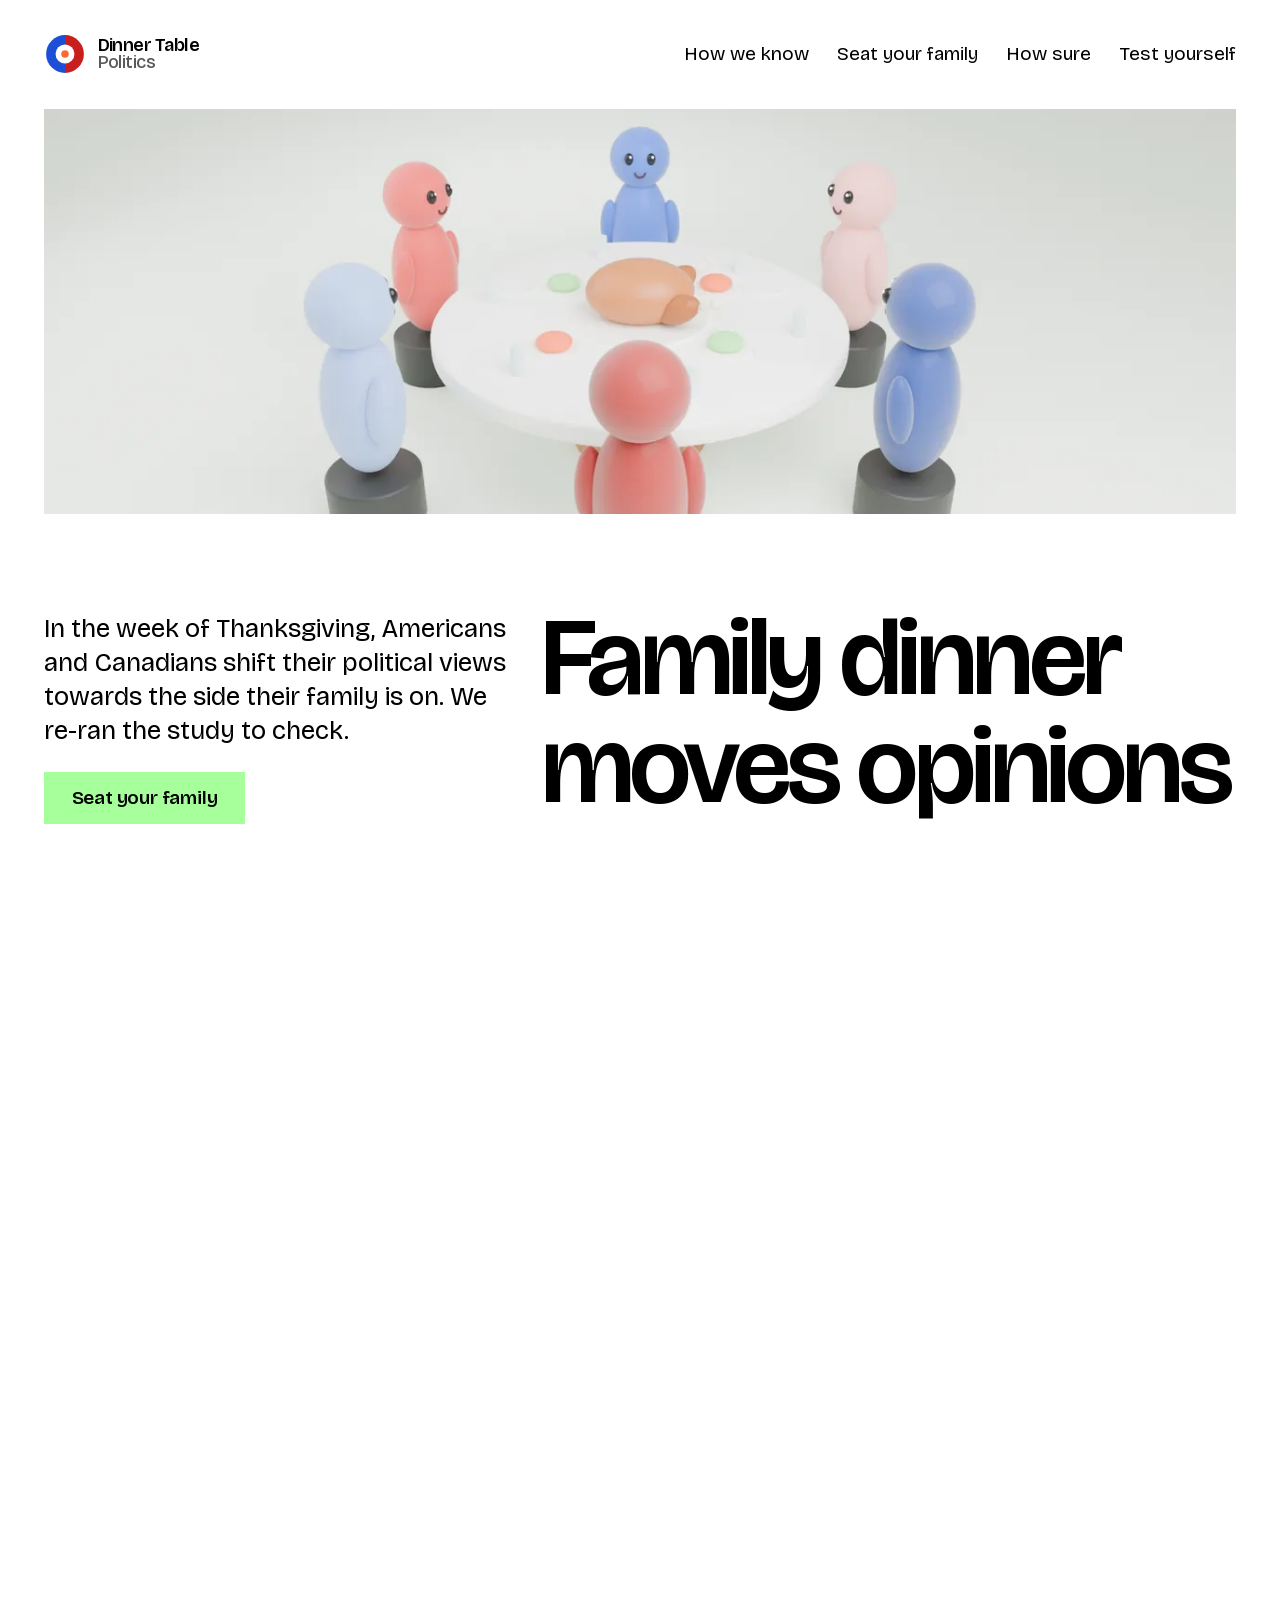
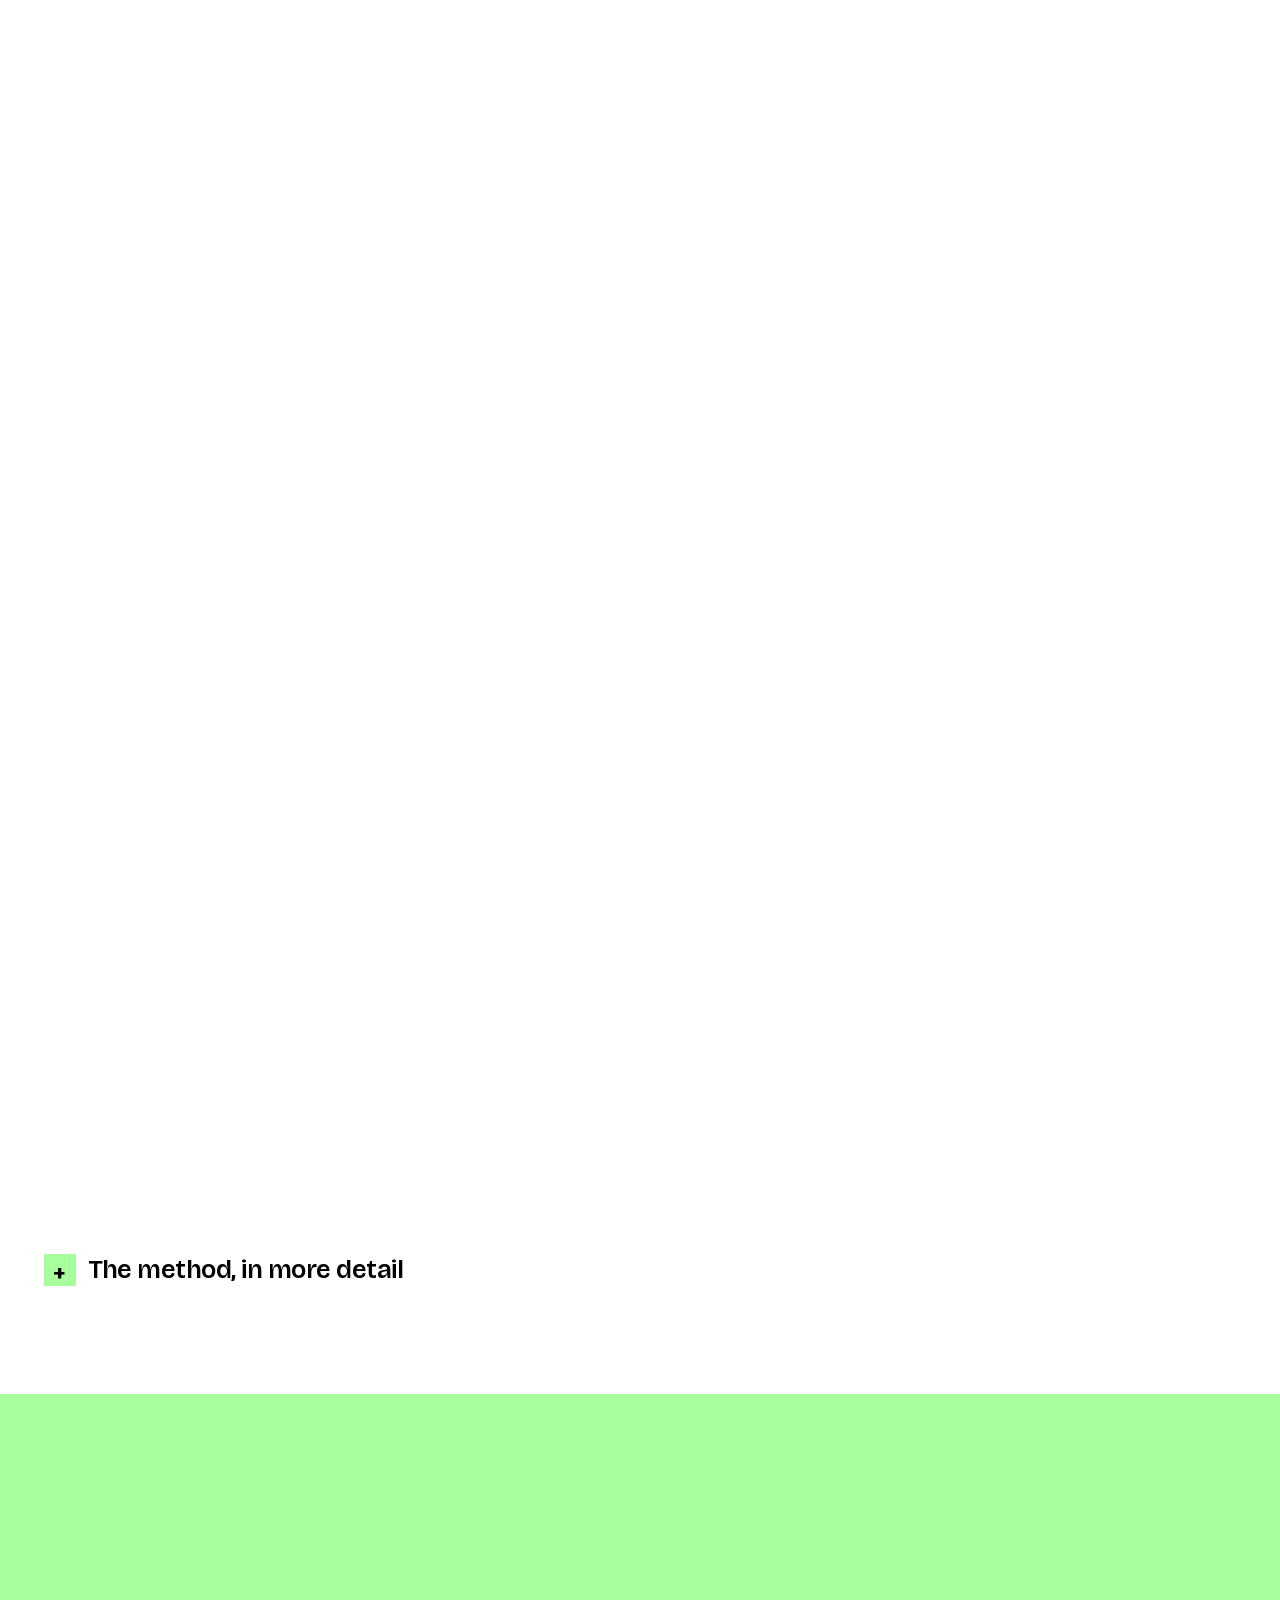
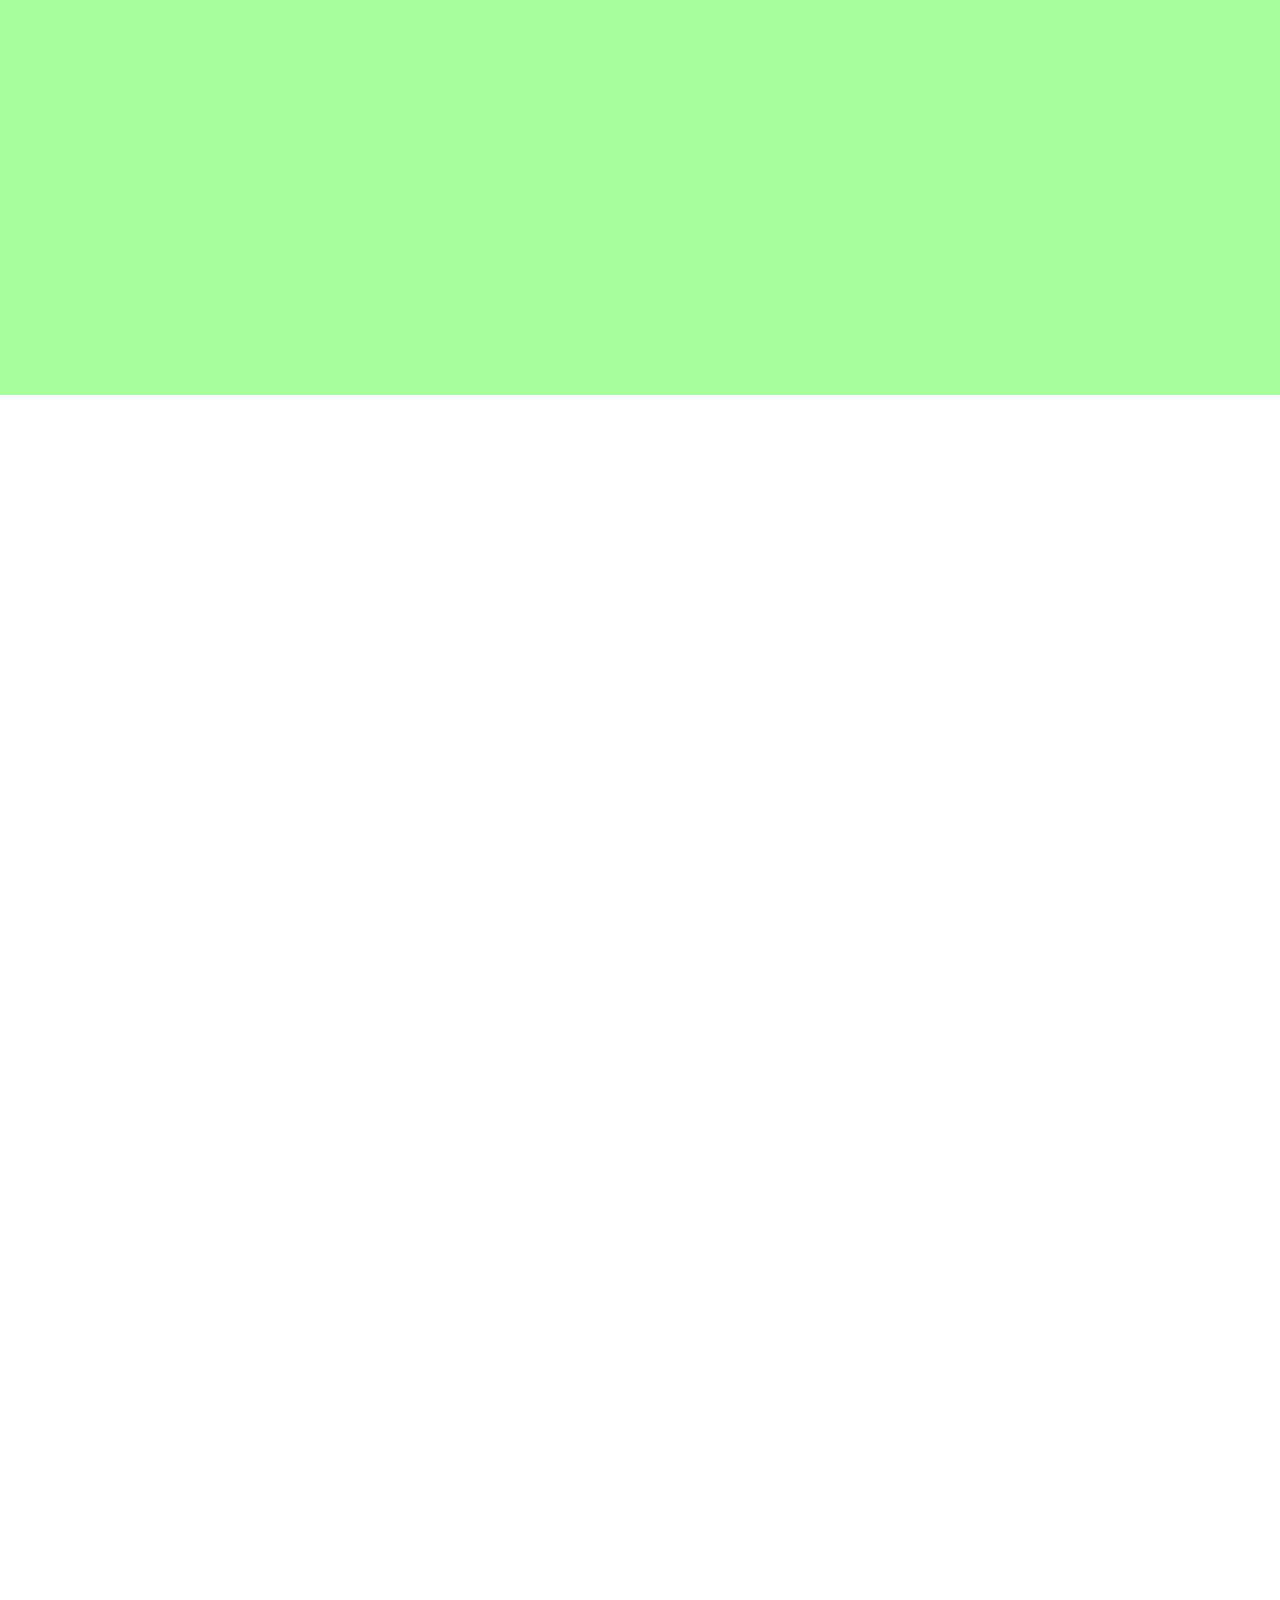
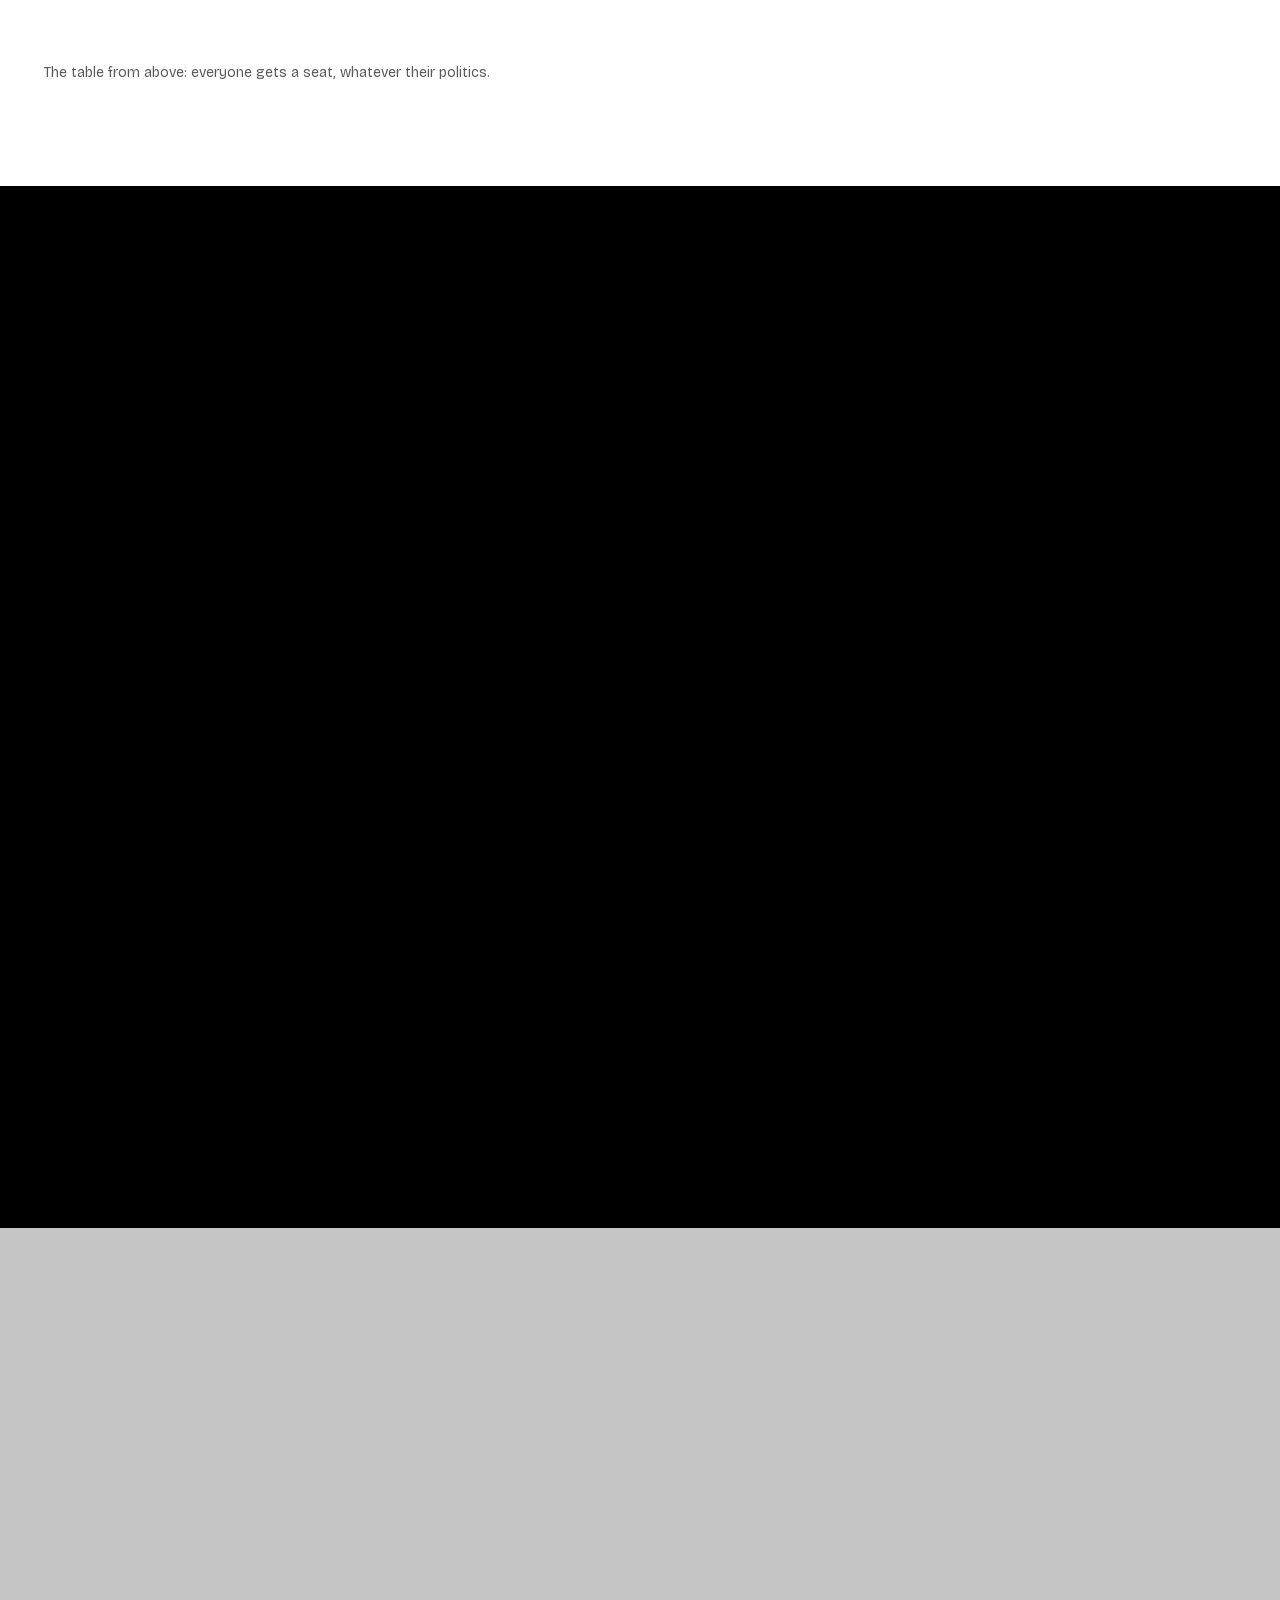
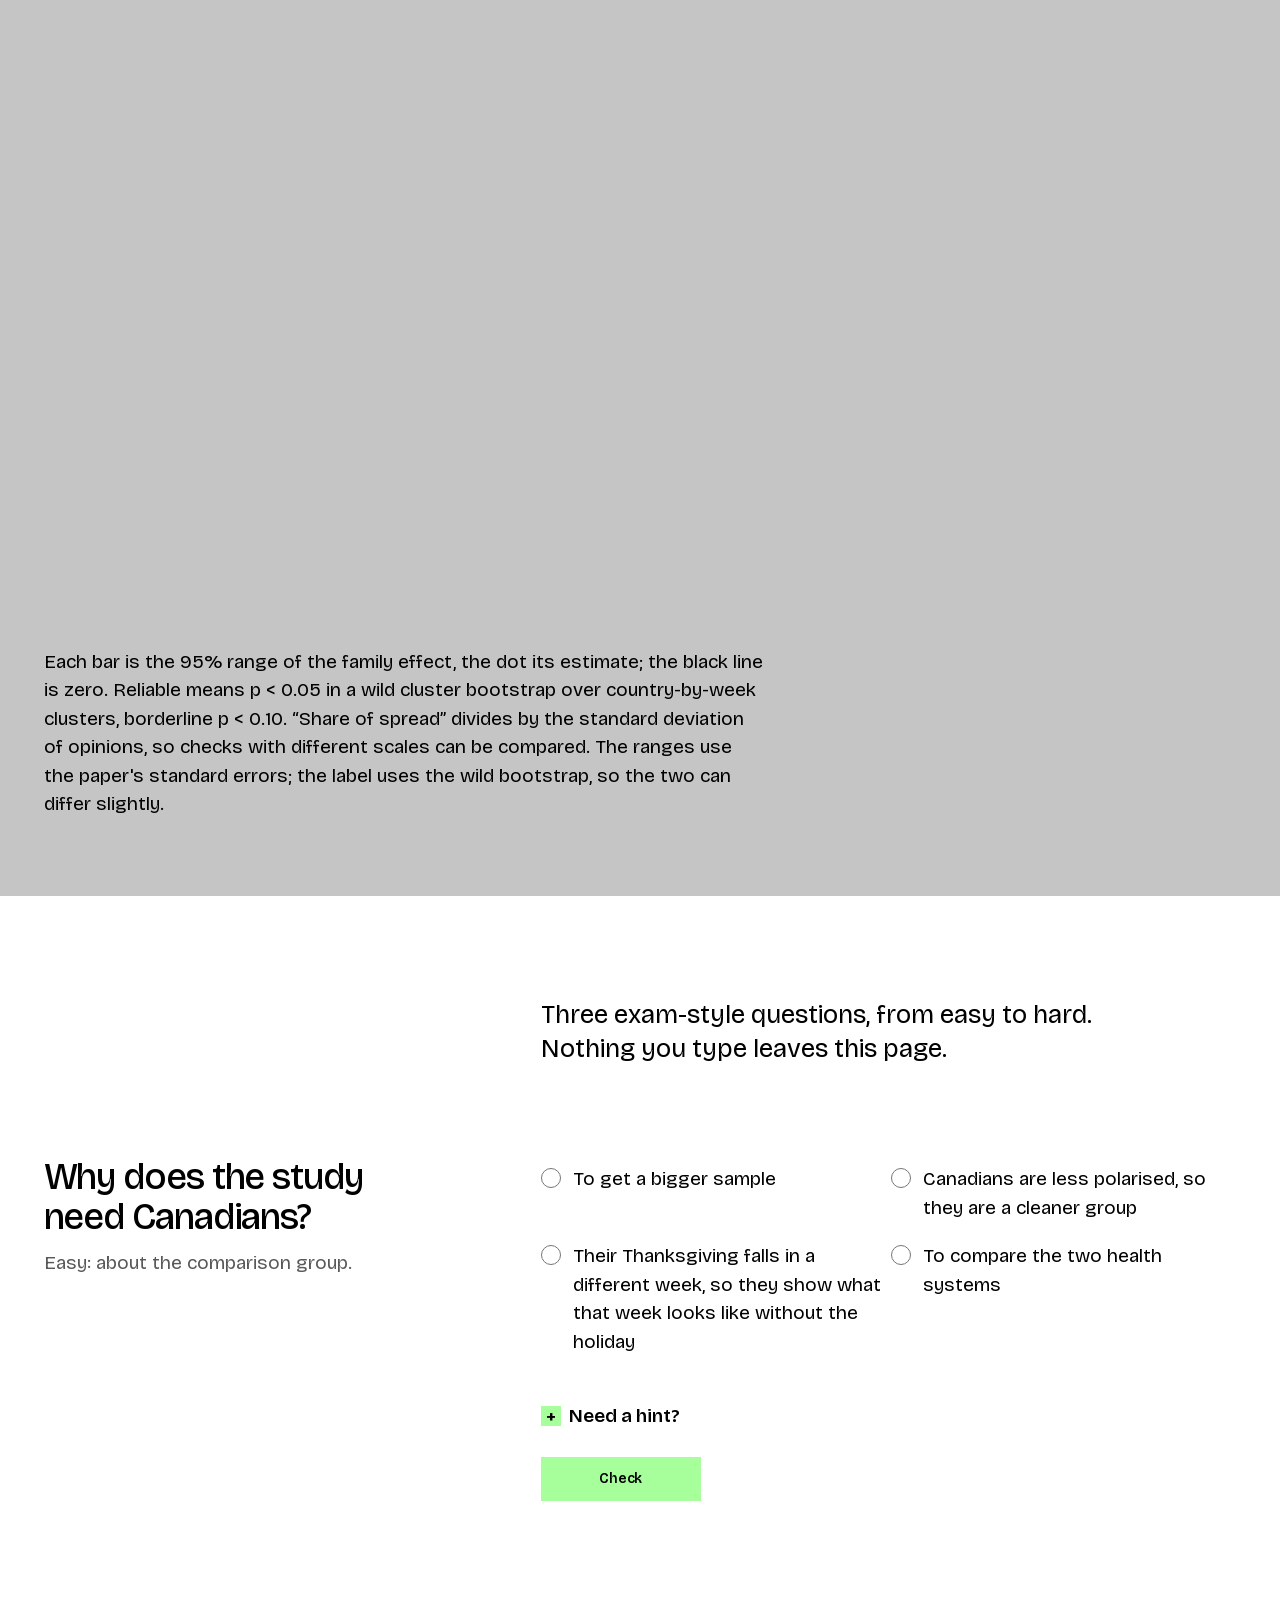
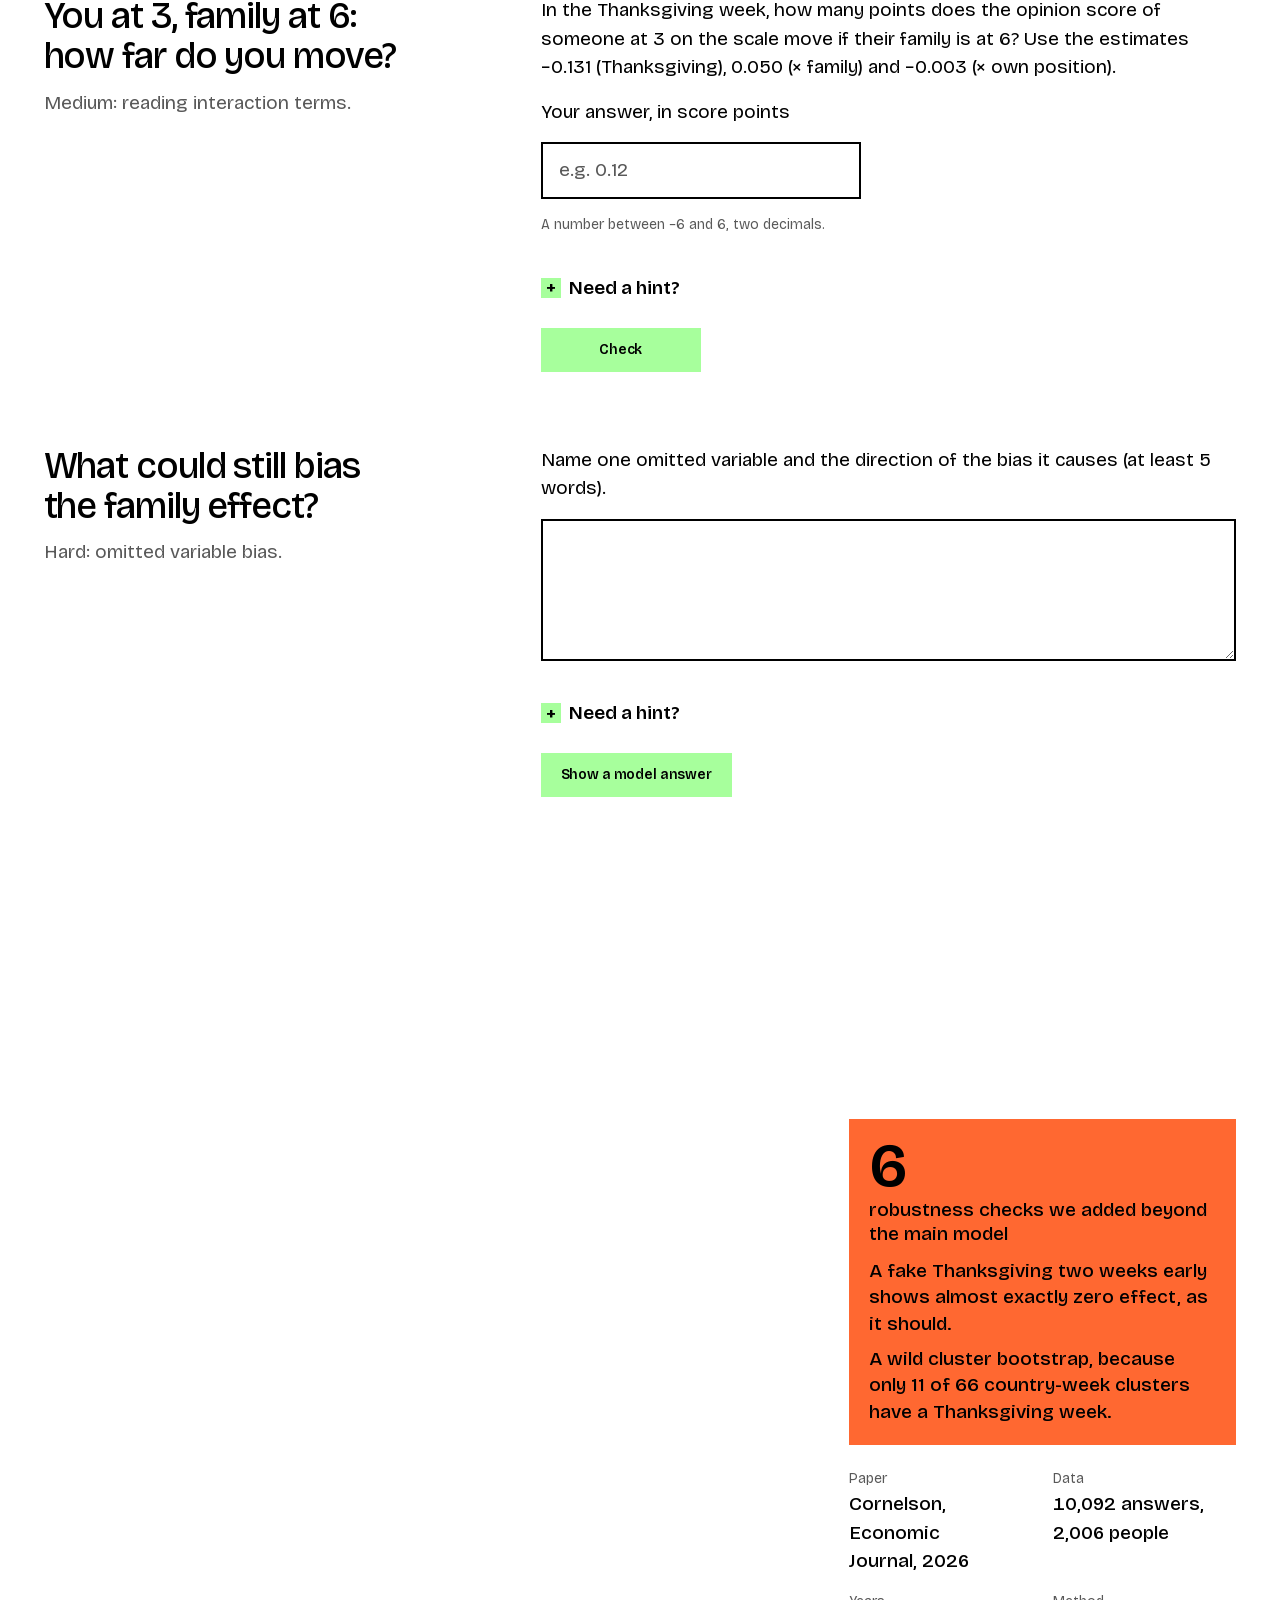
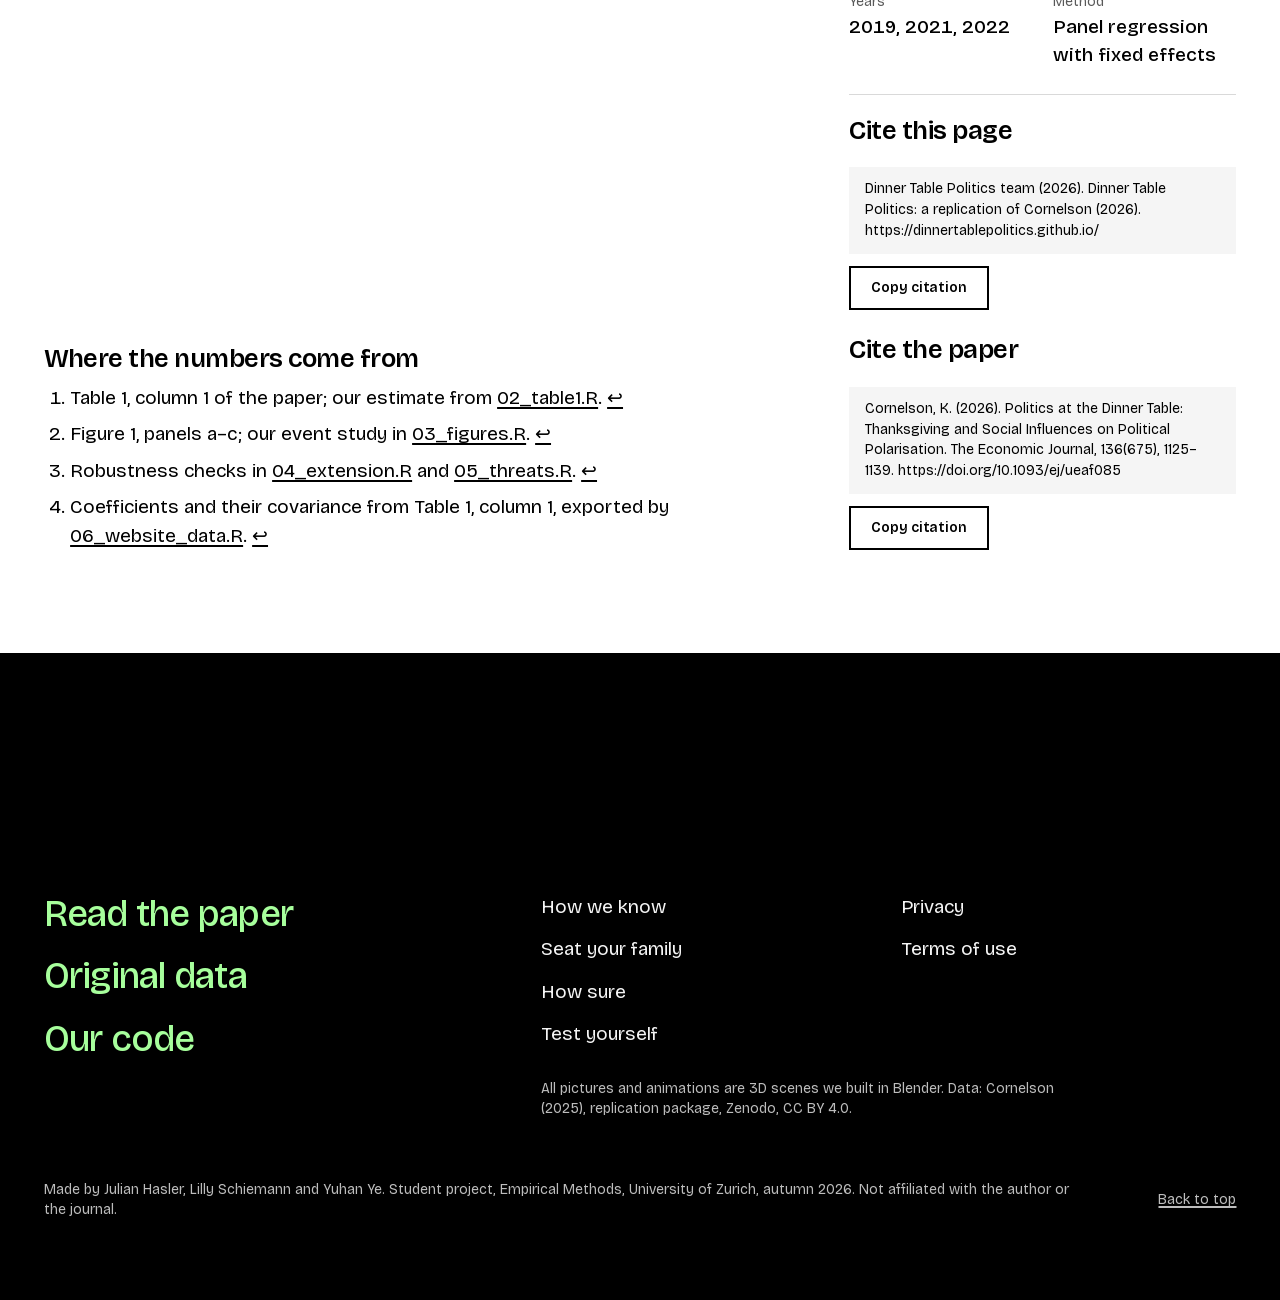
<file: index.html>
<!doctype html>
<html lang="en">
<head>
  <meta charset="utf-8">
  <meta name="viewport" content="width=device-width, initial-scale=1">
  <meta http-equiv="Content-Security-Policy" content="default-src 'self'; img-src 'self' data:; style-src 'self'; script-src 'self'; font-src 'self'; connect-src 'self'; base-uri 'self'; form-action 'none'; object-src 'none'; upgrade-insecure-requests">
  <meta name="referrer" content="strict-origin-when-cross-origin">
  <title>Dinner Table Politics: does Thanksgiving change your views?</title>
  <meta name="description" content="A plain-language replication of Cornelson (2026): in the week of Thanksgiving, Americans and Canadians shift their political opinions towards their family's side. Try it with your own family.">
  <link rel="canonical" href="https://dinnertablepolitics.github.io/">
  <meta name="theme-color" content="#ffffff" media="(prefers-color-scheme: light)">
  <meta name="theme-color" content="#101211" media="(prefers-color-scheme: dark)">
  <meta name="color-scheme" content="light dark">
  <meta property="og:type" content="website">
  <meta property="og:title" content="Dinner Table Politics: does Thanksgiving change your views?">
  <meta property="og:description" content="In the week of Thanksgiving, opinions move towards the family's side. A student replication of Cornelson (2026) with an interactive calculator.">
  <meta property="og:url" content="https://dinnertablepolitics.github.io/">
  <meta property="og:image" content="https://dinnertablepolitics.github.io/assets/img/social-preview.jpg">
  <meta property="og:image:width" content="1200">
  <meta property="og:image:height" content="630">
  <meta property="og:image:alt" content="Dinner Table Politics: a 3D Thanksgiving table with blue and red figures, next to the site title.">
  <meta name="twitter:card" content="summary_large_image">
  <link rel="icon" href="assets/img/favicon.svg" type="image/svg+xml">
  <link rel="icon" href="assets/img/favicon-32.png" sizes="32x32" type="image/png">
  <link rel="apple-touch-icon" href="assets/img/apple-touch-icon.png">
  <link rel="preload" href="assets/fonts/bricolage-grotesque-latin.woff2" as="font" type="font/woff2" crossorigin>
  <link rel="preload" as="image" fetchpriority="high" imagesrcset="assets/seq/hero-01.webp 1280w, assets/seq/hd/hero-01.webp 1920w" imagesizes="100vw">
  <link rel="stylesheet" href="assets/css/style.css?v=20261127c">
  <script type="application/ld+json">
  {"@context": "https://schema.org", "@type": "WebPage", "name": "Dinner Table Politics: does Thanksgiving change your views?",
   "url": "https://dinnertablepolitics.github.io/", "inLanguage": "en",
   "description": "A plain-language replication of Cornelson (2026): in the week of Thanksgiving, Americans and Canadians shift their political opinions towards their family's side.",
   "author": {"@type": "Organization", "name": "Dinner Table Politics team", "url": "https://github.com/dinnertablepolitics", "member": [{"@type": "Person", "name": "Julian Hasler"}, {"@type": "Person", "name": "Lilly Schiemann"}, {"@type": "Person", "name": "Yuhan Ye"}]},
   "about": {"@type": "ScholarlyArticle", "name": "Politics at the Dinner Table: Thanksgiving and Social Influences on Political Polarisation",
     "author": {"@type": "Person", "name": "Kirsten Cornelson"}, "isPartOf": {"@type": "Periodical", "name": "The Economic Journal"},
     "datePublished": "2026", "sameAs": "https://doi.org/10.1093/ej/ueaf085"},
   "isBasedOn": {"@type": "Dataset", "name": "Replication package for Politics at the Dinner Table", "url": "https://doi.org/10.5281/zenodo.16962525", "license": "https://creativecommons.org/licenses/by/4.0/"}}
  </script>
  <script src="assets/js/config.js?v=20261127c" defer></script>
  <script src="assets/data/results.js" defer></script>
  <script src="assets/js/main.js?v=20261127c" defer></script>
</head>
<body id="top">
<a class="skip" href="#main">Skip to content</a>

<header class="top">
  <a class="wordmark" href="./" aria-label="Dinner Table Politics, home"><svg class="logo-mark" viewBox="0 0 40 40" aria-hidden="true"><path class="lm-l" d="M20 2A18 18 0 0 0 20 38Z"/><path class="lm-r" d="M20 2A18 18 0 0 1 20 38Z"/><circle class="lm-plate" cx="20" cy="20" r="9"/><circle class="lm-dot" cx="20" cy="20" r="3.6"/></svg><span class="logo-text"><span>Dinner Table</span><span>Politics</span></span></a>
  <nav class="top-links" id="top-links" aria-label="Sections">
    <a href="#how">How we know</a>
    <a href="#try">Seat your family</a>
    <a href="#sure">How sure</a>
    <a href="#quiz">Test yourself</a>
  </nav>
  <button class="menu-toggle" type="button" aria-expanded="false" aria-controls="top-links">Menu</button>
</header>

<nav class="chapters" aria-label="Chapters">
  <a href="#summary"><span>The short version</span></a>
  <a href="#how"><span>Two holidays</span></a>
  <a href="#table-talk"><span>Table talk</span></a>
  <a href="#try"><span>Seat your family</span></a>
  <a href="#sure"><span>How sure</span></a>
  <a href="#quiz"><span>Test yourself</span></a>
  <a href="#about"><span>About</span></a>
</nav>

<main id="main">

<!-- ============ HERO: masthead band, title on the axis ============ -->
<section class="hero" aria-labelledby="title">
  <figure class="masthead">
    <img class="hero-poster" src="assets/seq/hero-01.webp" srcset="assets/seq/hero-01.webp 1280w, assets/seq/hd/hero-01.webp 1920w" sizes="100vw" width="1920" height="1080" alt="" fetchpriority="high">
    <canvas class="hero-canvas" id="hero-canvas" width="1920" height="1080" role="img" aria-label="3D scene: a round Thanksgiving table where six figures, coloured from dark blue (left) to dark red (right), sit around a turkey. As you scroll, the camera circles the table and moves in."></canvas>
  </figure>
  <div class="hero-body">
    <h1 id="title" class="mask-title"><span class="line"><span>Family dinner</span></span><span class="line"><span>moves opinions</span></span></h1>
    <div class="hero-side">
      <p class="standfirst">In the week of Thanksgiving, Americans and Canadians shift their political views towards the side their family is on. We re-ran the study to check.</p>
      <a class="btn" href="#try">Seat your family</a>
    </div>
  </div>
</section>

<!-- ============ SUMMARY: statement tiles ============ -->
<section class="summary" id="summary" aria-labelledby="summary-title">
  <div class="tiles">
    <div class="tile tile-a"><h2 id="summary-title">The short version</h2></div>
    <div class="tile tile-b" aria-hidden="true"><span class="big-figure">+0.05</span></div>
    <figure class="tile tile-c">
      <img src="assets/img/3d-turkey-800.webp" srcset="assets/img/3d-turkey-800.webp 800w, assets/img/3d-turkey-1600.webp 1600w" sizes="(max-width: 760px) 100vw, 50vw" width="800" height="800" loading="lazy" decoding="async" alt="3D view from above the table: a roast turkey in the middle, side dishes in orange and mint, and figures in blue and red seated all around.">
    </figure>
    <div class="tile tile-text">
      <div class="summary-grid">
        <div class="sum-item"><h3>The question</h3><p>Politics in North America is splitting into camps, and most people mostly talk to people who think like them. Does a meal with relatives who vote differently pull you towards them, or push you further away?</p></div>
        <div class="sum-item"><h3>The study</h3><p>Economist Kirsten Cornelson surveyed 2,006 Americans and Canadians every week around Thanksgiving in 2019, 2021 and 2022.</p></div>
        <div class="sum-item"><h3>The answer</h3><p>In the Thanksgiving week, opinions move towards the family: for every step the family stands further right on a 0–6 scale, people's views move about 0.05 points right.<a class="fn" href="#n1" id="r1" aria-label="Note 1">1</a> Overall, opinions became slightly less polarised: more people held centrist views that week.</p></div>
        <div class="sum-item"><h3>Our check</h3><p>We rebuilt the analysis from the raw data and got the same picture.</p></div>
      </div>
    </div>
  </div>
</section>

<!-- ============ HOW WE KNOW: many into one ============ -->
<section class="how" id="how" aria-labelledby="how-title">
  <div class="how-head">
    <h2 id="how-title">Two holidays, one test</h2>
    <p>Canada celebrates on the second Monday of October, the US on the fourth Thursday of November. So in each Thanksgiving week, one country has just had dinner with the family and the other has not. That gap is the experiment.</p>
  </div>
  <figure class="how-figure">
    <svg id="how-svg" viewBox="0 0 900 200" role="img" aria-labelledby="how-svg-title">
      <title id="how-svg-title">Diagram: many scattered weekly answers on the left are narrowed down to the few answers given in a Thanksgiving week in the middle, and arranged into an orderly comparison on the right.</title>
    </svg>
  </figure>
  <div class="how-steps">
    <div><h3>Ask</h3><p>2,006 people were surveyed every week for six weeks; together they gave 10,092 answers, about five each.</p></div>
    <div><h3>Narrow</h3><p>606 of those answers were given in the week right after their own country's Thanksgiving.</p></div>
    <div><h3>Compare</h3><p>Each person is compared with their own other weeks, and with the other country in the same week.</p></div>
  </div>
  <details class="method">
    <summary>The method, in more detail</summary>
    <div class="method-body">
      <p class="eq">opinion<sub>it</sub> = α<sub>i</sub> + λ<sub>t</sub> + β<sub>1</sub>·TG<sub>it</sub> + β<sub>2</sub>·TG<sub>it</sub>×family<sub>i</sub> + β<sub>3</sub>·TG<sub>it</sub>×own<sub>i</sub> + γ·controls + ε<sub>it</sub></p>
      <dl class="method-list">
        <div><dt>α<sub>i</sub>, person fixed effects</dt><dd>Everything stable about a person, such as their general political stance, drops out. Each person is compared only with themselves.</dd></div>
        <div><dt>λ<sub>t</sub>, survey-week fixed effects</dt><dd>Anything that hits all respondents in the same week, such as news that reaches both countries, drops out too.</dd></div>
        <div><dt>β<sub>2</sub>, the number we care about</dt><dd>How much more opinions move in the Thanksgiving week for every point the family stands further right: 0.050 in our replication, 0.048 in the paper.</dd></div>
        <div><dt>The key assumption</dt><dd>Without Thanksgiving, people with left- and right-leaning families would have moved alike in that week. The date is fixed by the calendar, which makes this plausible; events that hit only one country in that week are the main worry.</dd></div>
        <div><dt>Uncertainty</dt><dd>Standard errors are clustered as in the paper. Because the holiday varies only by country and week (66 clusters, 11 with a Thanksgiving week), we also report a wild cluster bootstrap.</dd></div>
      </dl>
    </div>
  </details>
</section>

<!-- ============ CHART: full-bleed colour page ============ -->
<section class="field field-mint chart-section" id="table-talk" aria-labelledby="talk-title">
  <div class="chart-head">
    <h2 id="talk-title">More politics at the table</h2>
    <p id="chart-caption" aria-live="polite">In the Thanksgiving week, people are about 5 percentage points more likely to talk politics with parents, siblings or grown-up children than the week before.</p>
    <div class="toggles" role="group" aria-label="Choose what the chart shows">
      <div class="seg" role="group" aria-label="Measure">
        <button type="button" aria-pressed="true" data-measure="discussion">Talking politics</button>
        <button type="button" aria-pressed="false" data-measure="opinion">Pull of the family</button>
      </div>
      <div class="seg" role="group" aria-label="Country">
        <button type="button" aria-pressed="true" data-sample="Combined">Both</button>
        <button type="button" aria-pressed="false" data-sample="US">US</button>
        <button type="button" aria-pressed="false" data-sample="Canada">Canada</button>
      </div>
    </div>
  </div>
  <figure class="chart-figure">
    <svg id="event-chart" viewBox="0 0 720 380" role="img" aria-labelledby="event-chart-title event-chart-desc">
      <title id="event-chart-title">Change by week around Thanksgiving</title>
      <desc id="event-chart-desc">Dots show the change compared with the week before Thanksgiving; bars show the 95% range.</desc>
    </svg>
    <p class="sr-only" id="chart-data" aria-live="polite"></p>
    <figcaption>Change compared with the week before Thanksgiving (week −1). Dots are estimates, bars the 95% range. Week 0 is the Thanksgiving week.<a class="fn" href="#n2" id="r2" aria-label="Note 2">2</a></figcaption>
  </figure>
  <noscript><p>The interactive chart needs JavaScript. In short: political talk with close family rises by about 5 percentage points in the Thanksgiving week and falls back afterwards.</p></noscript>
</section>

<!-- ============ SHOWCASE: one image across tiles ============ -->
<section class="showcase" aria-labelledby="show-title">
  <p class="sr-only">Picture, cut into tiles: the Thanksgiving table seen from straight above, six figures from blue to red seated around the turkey. The text tiles explain why the two countries' different Thanksgiving dates make the study possible.</p>
  <div class="cut-board">
    <!-- 24 tiles in a 6 x 4 grid; each shows its piece of the same picture (see style.css) -->
    <div class="cut"></div><div class="cut"></div><div class="cut"></div><div class="cut"></div>
    <div class="cut ctile ctile-head"><h2 id="show-title">Two calendars</h2></div>
    <div class="cut"></div>
    <div class="cut"></div><div class="cut ctile ctile-fact"><p><strong>October</strong>Canada has just had Thanksgiving. Americans are the comparison.</p></div><div class="cut"></div><div class="cut"></div><div class="cut"></div><div class="cut"></div>
    <div class="cut"></div><div class="cut"></div><div class="cut"></div><div class="cut ctile ctile-fact"><p><strong>November</strong>Now the US celebrates. Canadians are the comparison.</p></div><div class="cut"></div><div class="cut"></div>
    <div class="cut ctile ctile-fact"><p><strong>The test</strong>Same week, different holiday: the gap is what we measure.</p></div><div class="cut"></div><div class="cut"></div><div class="cut"></div><div class="cut"></div><div class="cut ctile ctile-action"><a href="#try">Seat your family</a></div>
  </div>
  <figure class="show-photo">
    <img src="assets/img/3d-topdown-800.webp" srcset="assets/img/3d-topdown-800.webp 800w, assets/img/3d-topdown-1200.webp 1200w, assets/img/3d-topdown-2400.webp 2400w" sizes="100vw" width="800" height="533" loading="lazy" decoding="async" alt="The Thanksgiving table seen from straight above, six figures from blue to red seated around the turkey.">
  </figure>
  <p class="credit-line">The table from above: everyone gets a seat, whatever their politics.</p>
</section>

<!-- ============ LIVE THING: seat your family ============ -->
<section class="field field-black try" id="try" aria-labelledby="try-title">
  <div class="try-grid">
    <div class="try-head">
      <h2 id="try-title">Seat your family</h2>
      <p>Place yourself and your family on the survey's own scale, from 0 (extremely left wing) to 6 (extremely right wing). We compute how far your opinions would move in the Thanksgiving week, from our replication of the study.<a class="fn" href="#n4" id="r4" aria-label="Note 4">4</a></p>
      <figure class="seat-stage" id="seat-stage">
        <div class="stage-box" aria-hidden="true">
          <img class="st-bg" src="assets/img/calc/stage.webp" width="1600" height="1000" alt="" loading="lazy" decoding="async">
          <img class="st-fam" id="st-fam" src="assets/img/calc/family-5.webp" width="1600" height="1000" alt="" loading="lazy" decoding="async">
          <img class="st-you" id="st-you" src="assets/img/calc/you-2.webp" width="1600" height="1000" alt="" loading="lazy" decoding="async">
        </div>
        <figcaption id="stage-desc">You and your family at the table. Move the sliders: the figures take your colours, and you shift towards your family by the estimated amount (drawn 40 times larger so you can see it).</figcaption>
      </figure>
    </div>
    <form class="calc" id="calc" novalidate>
      <div class="result" aria-live="polite">
        <p class="result-figure" id="res-figure">+0.11</p>
        <p class="result-text" id="res-text">Your opinions would move 0.11 points to the right in the Thanksgiving week.</p>
        <p class="result-range" id="res-range">95% range: +0.01 to +0.22</p>
      </div>
      <div class="scale-row">
        <label for="own">Where are you?</label>
        <input type="range" id="own" name="own" min="0" max="6" step="1" value="2" aria-describedby="own-out">
        <output id="own-out" for="own">Somewhat left wing</output>
      </div>
      <div class="scale-row">
        <label for="fam">Where is your family?</label>
        <input type="range" id="fam" name="fam" min="0" max="6" step="1" value="5" aria-describedby="fam-out">
        <output id="fam-out" for="fam">Right wing</output>
      </div>
      <figure class="strip">
        <div class="strip-cells" id="strip"><span class="cell" data-v="0"><i class="bar"></i><b>0</b></span><span class="cell" data-v="1"><i class="bar"></i><b>1</b></span><span class="cell" data-v="2"><i class="bar"></i><b>2</b></span><span class="cell" data-v="3"><i class="bar"></i><b>3</b></span><span class="cell" data-v="4"><i class="bar"></i><b>4</b></span><span class="cell" data-v="5"><i class="bar"></i><b>5</b></span><span class="cell" data-v="6"><i class="bar"></i><b>6</b></span></div>
        <figcaption>Bars show where the 2,006 respondents placed their own families. Blue is left and red is right, as in the US; in Canada the Liberals use red, so read the colours as left and right, not as parties.</figcaption>
      </figure>
      <noscript><p>The calculator needs JavaScript. Rule of thumb: for every point your family stands to your right, expect your opinion score to move about 0.05 points right in the Thanksgiving week.</p></noscript>
    </form>
  </div>
</section>

<!-- ============ HOW SURE: one table, a range plot in every row ============ -->
<section class="field field-grey sure" id="sure" aria-labelledby="sure-title">
  <div class="sure-top">
    <h2 id="sure-title">How sure are we?</h2>
    <p class="verdict" id="verdict">The family effect keeps about the same size in every check we tried, though it gets less precise when we drop data. Only the fake Thanksgiving shows nothing, which is what it should do.<a class="fn" href="#n3" id="r3" aria-label="Note 3">3</a></p>
  </div>
  <div class="sure-controls">
    <div class="chips" role="group" aria-label="Checks to show" id="chips"></div>
    <div class="seg seg-dark" role="group" aria-label="Unit">
      <button type="button" aria-pressed="true" data-unit="sd">Share of spread</button>
      <button type="button" aria-pressed="false" data-unit="raw">Score points</button>
    </div>
  </div>
  <div class="table-wrap">
    <table id="rob-table">
      <caption class="sr-only">Family effect per point the family stands further right, in the Thanksgiving week, under each check</caption>
      <thead>
        <tr>
          <th scope="col">Check</th>
          <th scope="col" class="col-plot"><span class="legend"><i class="dot dot-yes"></i>reliable <i class="dot dot-mid"></i>borderline <i class="dot dot-no"></i>not reliable</span></th>
          <th scope="col" class="num">Effect</th>
          <th scope="col" class="num col-range">95% range</th>
          <th scope="col" class="num col-n">Answers</th>
        </tr>
      </thead>
      <tbody></tbody>
      <tfoot><tr><td></td><td class="col-plot"><div class="axis" id="rob-axis" aria-hidden="true"></div></td><td colspan="3"></td></tr></tfoot>
    </table>
  </div>
  <p class="note">Each bar is the 95% range of the family effect, the dot its estimate; the black line is zero. Reliable means p &lt; 0.05 in a wild cluster bootstrap over country-by-week clusters, borderline p &lt; 0.10. “Share of spread” divides by the standard deviation of opinions, so checks with different scales can be compared. The ranges use the paper's standard errors; the label uses the wild bootstrap, so the two can differ slightly.</p>
  <noscript><p>The interactive table needs JavaScript. In short: the family effect stays between about 0.035 and 0.05 standard deviations per point in every check, and is zero in the placebo week.</p></noscript>
</section>

<!-- ============ QUIZ: large questions, answers beside ============ -->
<section class="quiz" id="quiz" aria-labelledby="quiz-title">
  <div class="qa-row qa-head">
    <h2 id="quiz-title">Test yourself</h2>
    <p>Three exam-style questions, from easy to hard. Nothing you type leaves this page.</p>
  </div>

  <div class="qa-row">
    <div class="q-side">
      <h3 class="q" id="quiz-q1">Why does the study need Canadians?</h3>
      <p class="level">Easy: about the comparison group.</p>
      <figure class="quiz-pic">
        <img src="assets/img/3d-question-800.webp" srcset="assets/img/3d-question-800.webp 800w, assets/img/3d-question-1600.webp 1600w" sizes="(max-width: 700px) 70vw, 280px" width="800" height="500" loading="lazy" decoding="async" alt="3D scene: a grey figure between a blue and a red figure, with a big orange question mark above its head.">
        <figcaption>Stuck between both sides? Test what you learned.</figcaption>
      </figure>
    </div>
    <form class="a" data-quiz="1" novalidate>
      <fieldset>
        <legend class="sr-only">Pick one answer</legend>
        <label><input type="radio" name="q1" value="a"> To get a bigger sample</label>
        <label><input type="radio" name="q1" value="b"> Canadians are less polarised, so they are a cleaner group</label>
        <label><input type="radio" name="q1" value="c"> Their Thanksgiving falls in a different week, so they show what that week looks like without the holiday</label>
        <label><input type="radio" name="q1" value="d"> To compare the two health systems</label>
      </fieldset>
      <details class="q-hint"><summary>Need a hint?</summary><p>Week fixed effects already remove everything that happens to all respondents in the same calendar week. If both countries celebrated in the same week, what would be left to compare the Thanksgiving week with?</p></details>
      <button class="btn btn-small" type="submit">Check</button>
      <p class="feedback" role="status"></p>
      <div class="model" hidden><p>Week fixed effects remove everything that hits all respondents in a calendar week. Because the two holidays are six weeks apart, the other country serves as the comparison group for the same week, much like a difference-in-differences design.</p></div>
    </form>
  </div>

  <div class="qa-row">
    <div class="q-side">
      <h3 class="q" id="quiz-q2">You at 3, family at 6: how far do you move?</h3>
      <p class="level">Medium: reading interaction terms.</p>
    </div>
    <form class="a" data-quiz="2" novalidate>
      <p>In the Thanksgiving week, how many points does the opinion score of someone at 3 on the scale move if their family is at 6? Use the estimates −0.131 (Thanksgiving), 0.050 (× family) and −0.003 (× own position).</p>
      <label for="q2">Your answer, in score points</label>
      <input id="q2" name="q2" type="text" inputmode="decimal" autocomplete="off" placeholder="e.g. 0.12" aria-describedby="q2-hint">
      <p class="hint" id="q2-hint">A number between −6 and 6, two decimals.</p>
      <details class="q-hint"><summary>Need a hint?</summary><p>The total effect has three parts. Multiply each interaction estimate by the matching position (your family is at 6, you are at 3), then add the Thanksgiving estimate on its own.</p></details>
      <button class="btn btn-small" type="submit">Check</button>
      <p class="feedback" role="status"></p>
      <div class="model" hidden><p>−0.131 + 0.050 × 6 − 0.003 × 3 = <strong>+0.16</strong>. The −0.131 alone is the effect for someone at 0 whose family is also at 0, not an average.</p></div>
    </form>
  </div>

  <div class="qa-row">
    <div class="q-side">
      <h3 class="q" id="quiz-q3">What could still bias the family effect?</h3>
      <p class="level">Hard: omitted variable bias.</p>
    </div>
    <form class="a" data-quiz="3" novalidate>
      <label for="q3">Name one omitted variable and the direction of the bias it causes (at least 5 words).</label>
      <textarea id="q3" name="q3" rows="4" maxlength="1200"></textarea>
      <details class="q-hint"><summary>Need a hint?</summary><p>Look for something that happened in only one country in its Thanksgiving week and could move people differently depending on their family's politics. Then sign the bias with the formula from class: bias = γ·δ, where γ is how the omitted variable moves opinions and δ is how it relates to Thanksgiving × family.</p></details>
      <button class="btn btn-small" type="submit">Show a model answer</button>
      <p class="feedback" role="status"></p>
      <div class="model" hidden><p>Week fixed effects only absorb shocks that hit both countries. Canada's 2019 federal election came one week after Canadian Thanksgiving. If the campaign pushed people with right-leaning families further right, the omitted variable raises opinions (γ &gt; 0) and is positively related to Thanksgiving × family (δ &gt; 0), so the bias γ·δ is upward, away from zero. Dropping 2019 leaves the estimate at 0.051 but makes it much less precise.</p></div>
    </form>
  </div>
  <div class="qa-row quiz-score" id="quiz-score" hidden>
    <p class="score-line" id="score-line" role="status"></p>
    <p class="score-tips" id="score-tips"></p>
  </div>
</section>

<!-- ============ ABOUT: wide photo, colour tile, facts ============ -->
<section class="about" id="about" aria-labelledby="about-title">
  <h2 id="about-title">About this replication</h2>
  <p class="lead">We are students in Empirical Methods at the University of Zurich. We rebuilt the paper's analysis in R from the author's raw survey data, then tested how far the result bends.</p>
  <div class="about-tiles">
    <figure class="about-photo">
      <img src="assets/img/3d-magnifier-1200.webp" srcset="assets/img/3d-magnifier-1200.webp 1200w, assets/img/3d-magnifier-2400.webp 2400w" sizes="(max-width: 760px) 100vw, 60vw" width="1200" height="750" loading="lazy" decoding="async" alt="3D scene: a magnifying glass hovers over the Thanksgiving table while blue and red figures look on.">
      <p class="overlay">Same sample, same model: our main estimate is 0.050, the paper's 0.048. The small gap comes from how ties are broken in the opinion score.</p>
    </figure>
    <div class="about-colour">
      <div class="cal-tile added-tile">
        <p class="added-big"><span>6</span> robustness checks we added beyond the main model</p>
        <ul class="added-list">
          <li>A fake Thanksgiving two weeks early shows almost exactly zero effect, as it should.</li>
          <li>A wild cluster bootstrap, because only 11 of 66 country-week clusters have a Thanksgiving week.</li>
        </ul>
      </div>
      <dl class="facts">
        <div><dt>Paper</dt><dd>Cornelson, Economic Journal, 2026</dd></div>
        <div><dt>Data</dt><dd>10,092 answers, 2,006 people</dd></div>
        <div><dt>Years</dt><dd>2019, 2021, 2022</dd></div>
        <div><dt>Method</dt><dd>Panel regression with fixed effects</dd></div>
      </dl>
      <div class="cite">
        <h3>Cite this page</h3>
        <p class="cite-text" id="cite-site">Dinner Table Politics team (2026). Dinner Table Politics: a replication of Cornelson (2026). https://dinnertablepolitics.github.io/</p>
        <button type="button" class="btn btn-small btn-ghost copy" data-copy="cite-site">Copy citation</button>
        <h3>Cite the paper</h3>
        <p class="cite-text" id="cite-paper">Cornelson, K. (2026). Politics at the Dinner Table: Thanksgiving and Social Influences on Political Polarisation. The Economic Journal, 136(675), 1125–1139. https://doi.org/10.1093/ej/ueaf085</p>
        <button type="button" class="btn btn-small btn-ghost copy" data-copy="cite-paper">Copy citation</button>
      </div>
    </div>
    <div class="notes" id="notes">
      <h3>Where the numbers come from</h3>
      <ol>
        <li id="n1">Table 1, column 1 of the paper; our estimate from <a href="https://github.com/dinnertablepolitics/dinnertablepolitics.github.io/blob/main/replication/code/02_table1.R">02_table1.R</a>. <a href="#r1" aria-label="Back to the text">↩</a></li>
        <li id="n2">Figure 1, panels a–c; our event study in <a href="https://github.com/dinnertablepolitics/dinnertablepolitics.github.io/blob/main/replication/code/03_figures.R">03_figures.R</a>. <a href="#r2" aria-label="Back to the text">↩</a></li>
        <li id="n3">Robustness checks in <a href="https://github.com/dinnertablepolitics/dinnertablepolitics.github.io/blob/main/replication/code/04_extension.R">04_extension.R</a> and <a href="https://github.com/dinnertablepolitics/dinnertablepolitics.github.io/blob/main/replication/code/05_threats.R">05_threats.R</a>. <a href="#r3" aria-label="Back to the text">↩</a></li>
        <li id="n4">Coefficients and their covariance from Table 1, column 1, exported by <a href="https://github.com/dinnertablepolitics/dinnertablepolitics.github.io/blob/main/replication/code/06_website_data.R">06_website_data.R</a>. <a href="#r4" aria-label="Back to the text">↩</a></li>
      </ol>
    </div>
  </div>
</section>

</main>

<!-- ============ FOOTER: name first ============ -->
<footer class="field field-black foot">
  <p class="foot-name" aria-hidden="true">Dinner Table Politics</p>
  <div class="foot-row">
    <ul class="places">
      <li><a href="https://doi.org/10.1093/ej/ueaf085" rel="noopener">Read the paper</a></li>
      <li><a href="https://doi.org/10.5281/zenodo.16962525" rel="noopener">Original data</a></li>
      <li><a href="https://github.com/dinnertablepolitics/dinnertablepolitics.github.io" rel="noopener">Our code</a></li>
    </ul>
    <div class="foot-links">
      <ul>
        <li><a href="#how">How we know</a></li>
        <li><a href="#try">Seat your family</a></li>
        <li><a href="#sure">How sure</a></li>
        <li><a href="#quiz">Test yourself</a></li>
      </ul>
      <ul>
        <li><a href="privacy.html">Privacy</a></li>
        <li><a href="terms.html">Terms of use</a></li>
        <li><button type="button" class="linklike" id="consent-reopen" hidden>Analytics settings</button></li>
      </ul>
      <p class="credits">All pictures and animations are 3D scenes we built in Blender. Data: Cornelson (2025), replication package, Zenodo, CC BY 4.0.</p>
    </div>
  </div>
  <div class="foot-legal">
    <p>Made by Julian Hasler, Lilly Schiemann and Yuhan Ye. Student project, Empirical Methods, University of Zurich, autumn 2026. Not affiliated with the author or the journal.</p>
    <a href="#top" class="to-top">Back to top</a>
  </div>
</footer>

<div class="consent" id="consent" role="dialog" aria-labelledby="consent-title" hidden>
  <p id="consent-title"><strong>Count this visit?</strong> We would like to count visits with a privacy-friendly tool that sets no cookies and stores no personal data.</p>
  <div class="consent-actions">
    <button type="button" class="btn btn-small" data-consent="yes">Allow counting</button>
    <button type="button" class="btn btn-small btn-ghost" data-consent="no">No thanks</button>
  </div>
</div>
</body>
</html>
</file>
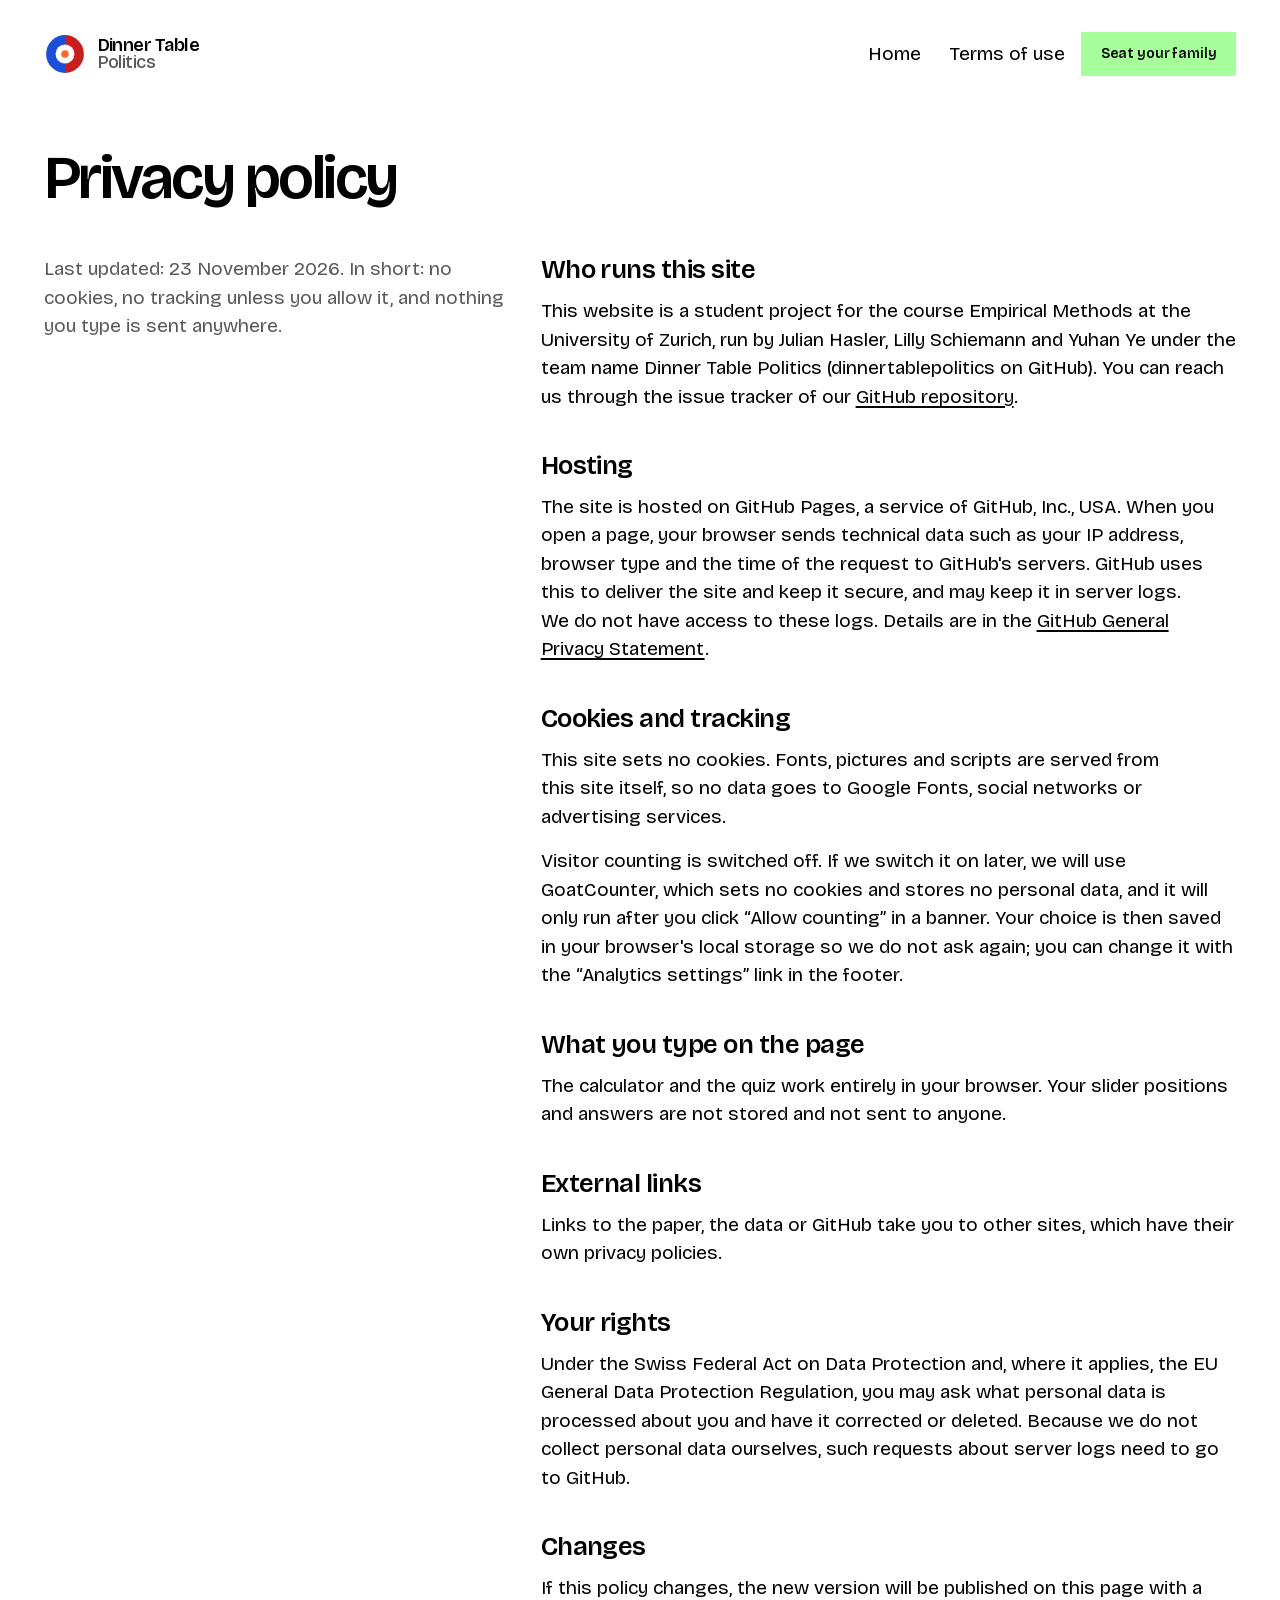
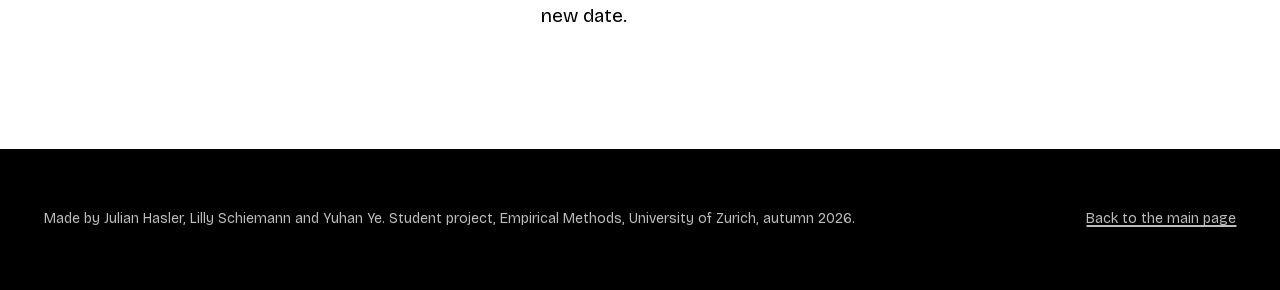
<file: privacy.html>
<!doctype html>
<html lang="en">
<head>
  <meta charset="utf-8">
  <meta name="viewport" content="width=device-width, initial-scale=1">
  <meta http-equiv="Content-Security-Policy" content="default-src 'self'; img-src 'self' data:; style-src 'self'; script-src 'self'; font-src 'self'; connect-src 'self'; base-uri 'self'; form-action 'none'; object-src 'none'; upgrade-insecure-requests">
  <meta name="referrer" content="strict-origin-when-cross-origin">
  <title>Privacy policy | Dinner Table Politics</title>
  <meta name="description" content="What data the Dinner Table Politics website collects (almost none), who hosts it, and your rights.">
  <link rel="canonical" href="https://dinnertablepolitics.github.io/privacy.html">
  <meta property="og:title" content="Privacy policy | Dinner Table Politics">
  <meta property="og:description" content="No cookies, no tracking by default, nothing you type is sent anywhere.">
  <meta property="og:image" content="https://dinnertablepolitics.github.io/assets/img/social-preview.jpg">
  <link rel="icon" href="assets/img/favicon.svg" type="image/svg+xml">
  <link rel="icon" href="assets/img/favicon-32.png" sizes="32x32" type="image/png">
  <link rel="apple-touch-icon" href="assets/img/apple-touch-icon.png">
  <link rel="preload" href="assets/fonts/bricolage-grotesque-latin.woff2" as="font" type="font/woff2" crossorigin>
  <link rel="stylesheet" href="assets/css/style.css?v=20261127c">
</head>
<body>
<a class="skip" href="#main">Skip to content</a>
<header class="top">
  <a class="wordmark" href="./" aria-label="Dinner Table Politics, home"><svg class="logo-mark" viewBox="0 0 40 40" aria-hidden="true"><path class="lm-l" d="M20 2A18 18 0 0 0 20 38Z"/><path class="lm-r" d="M20 2A18 18 0 0 1 20 38Z"/><circle class="lm-plate" cx="20" cy="20" r="9"/><circle class="lm-dot" cx="20" cy="20" r="3.6"/></svg><span class="logo-text"><span>Dinner Table</span><span>Politics</span></span></a>
  <nav class="top-links always" aria-label="Pages"><a href="./">Home</a><a href="terms.html">Terms of use</a></nav>
  <a class="btn btn-small top-action" href="./#try">Seat your family</a>
</header>
<main id="main" class="page">
  <h1>Privacy policy</h1>
  <p class="page-side">Last updated: 23 November 2026. In short: no cookies, no tracking unless you allow it, and nothing you type is sent anywhere.</p>
  <div class="page-body">
    <h2>Who runs this site</h2>
    <p>This website is a student project for the course Empirical Methods at the University of Zurich, run by Julian Hasler, Lilly Schiemann and Yuhan Ye under the team name Dinner Table Politics (dinnertablepolitics on GitHub). You can reach us through the issue tracker of our <a href="https://github.com/dinnertablepolitics/dinnertablepolitics.github.io/issues">GitHub repository</a>.</p>

    <h2>Hosting</h2>
    <p>The site is hosted on GitHub Pages, a service of GitHub, Inc., USA. When you open a page, your browser sends technical data such as your IP address, browser type and the time of the request to GitHub's servers. GitHub uses this to deliver the site and keep it secure, and may keep it in server logs. We do not have access to these logs. Details are in the <a href="https://docs.github.com/en/site-policy/privacy-policies/github-general-privacy-statement">GitHub General Privacy Statement</a>.</p>

    <h2>Cookies and tracking</h2>
    <p>This site sets no cookies. Fonts, pictures and scripts are served from this site itself, so no data goes to Google Fonts, social networks or advertising services.</p>
    <p>Visitor counting is switched off. If we switch it on later, we will use GoatCounter, which sets no cookies and stores no personal data, and it will only run after you click “Allow counting” in a banner. Your choice is then saved in your browser's local storage so we do not ask again; you can change it with the “Analytics settings” link in the footer.</p>

    <h2>What you type on the page</h2>
    <p>The calculator and the quiz work entirely in your browser. Your slider positions and answers are not stored and not sent to anyone.</p>

    <h2>External links</h2>
    <p>Links to the paper, the data or GitHub take you to other sites, which have their own privacy policies.</p>

    <h2>Your rights</h2>
    <p>Under the Swiss Federal Act on Data Protection and, where it applies, the EU General Data Protection Regulation, you may ask what personal data is processed about you and have it corrected or deleted. Because we do not collect personal data ourselves, such requests about server logs need to go to GitHub.</p>

    <h2>Changes</h2>
    <p>If this policy changes, the new version will be published on this page with a new date.</p>
  </div>
</main>
<footer class="field field-black foot foot-small">
  <div class="foot-legal">
    <p>Made by Julian Hasler, Lilly Schiemann and Yuhan Ye. Student project, Empirical Methods, University of Zurich, autumn 2026.</p>
    <a href="./">Back to the main page</a>
  </div>
</footer>
</body>
</html>
</file>
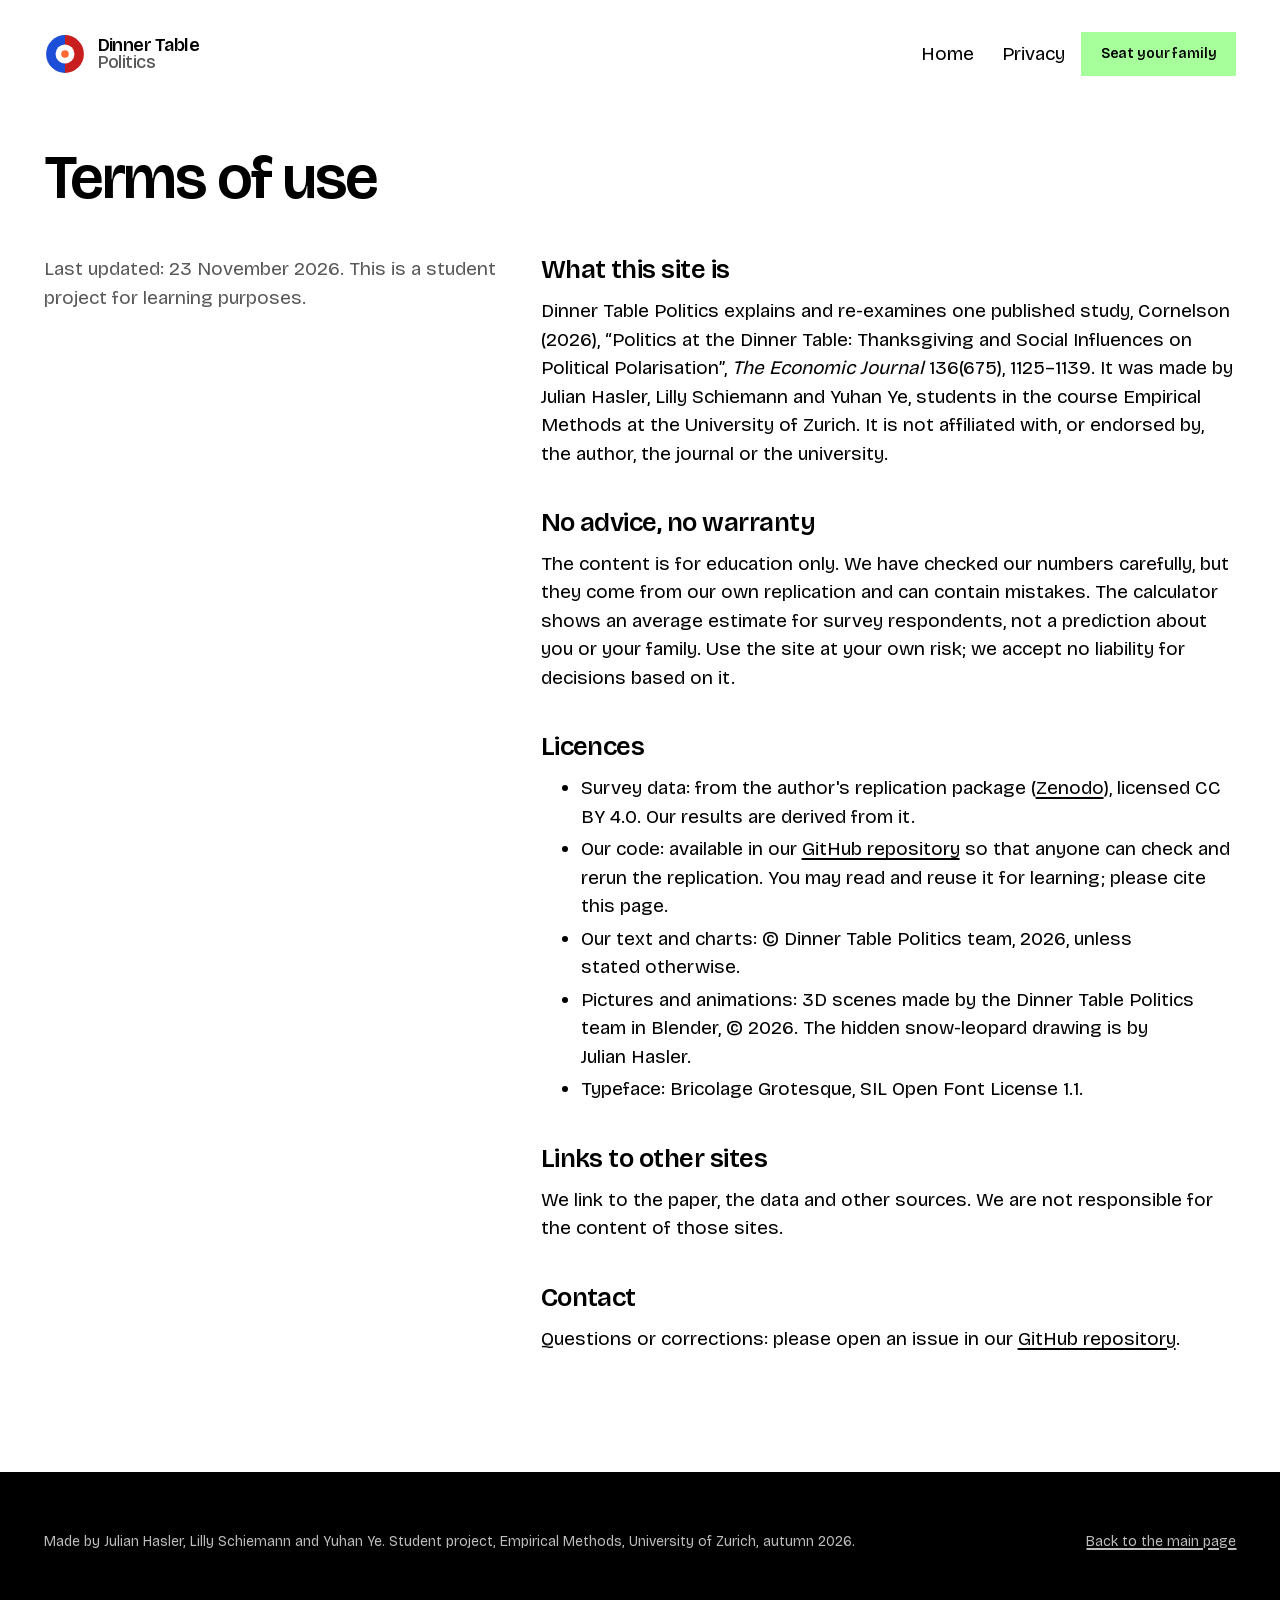
<file: terms.html>
<!doctype html>
<html lang="en">
<head>
  <meta charset="utf-8">
  <meta name="viewport" content="width=device-width, initial-scale=1">
  <meta http-equiv="Content-Security-Policy" content="default-src 'self'; img-src 'self' data:; style-src 'self'; script-src 'self'; font-src 'self'; connect-src 'self'; base-uri 'self'; form-action 'none'; object-src 'none'; upgrade-insecure-requests">
  <meta name="referrer" content="strict-origin-when-cross-origin">
  <title>Terms of use | Dinner Table Politics</title>
  <meta name="description" content="Terms of use for the Dinner Table Politics student project: educational content, no warranty, licences and credits.">
  <link rel="canonical" href="https://dinnertablepolitics.github.io/terms.html">
  <meta property="og:title" content="Terms of use | Dinner Table Politics">
  <meta property="og:description" content="Educational content, no warranty, licences and credits.">
  <meta property="og:image" content="https://dinnertablepolitics.github.io/assets/img/social-preview.jpg">
  <link rel="icon" href="assets/img/favicon.svg" type="image/svg+xml">
  <link rel="icon" href="assets/img/favicon-32.png" sizes="32x32" type="image/png">
  <link rel="apple-touch-icon" href="assets/img/apple-touch-icon.png">
  <link rel="preload" href="assets/fonts/bricolage-grotesque-latin.woff2" as="font" type="font/woff2" crossorigin>
  <link rel="stylesheet" href="assets/css/style.css?v=20261127c">
</head>
<body>
<a class="skip" href="#main">Skip to content</a>
<header class="top">
  <a class="wordmark" href="./" aria-label="Dinner Table Politics, home"><svg class="logo-mark" viewBox="0 0 40 40" aria-hidden="true"><path class="lm-l" d="M20 2A18 18 0 0 0 20 38Z"/><path class="lm-r" d="M20 2A18 18 0 0 1 20 38Z"/><circle class="lm-plate" cx="20" cy="20" r="9"/><circle class="lm-dot" cx="20" cy="20" r="3.6"/></svg><span class="logo-text"><span>Dinner Table</span><span>Politics</span></span></a>
  <nav class="top-links always" aria-label="Pages"><a href="./">Home</a><a href="privacy.html">Privacy</a></nav>
  <a class="btn btn-small top-action" href="./#try">Seat your family</a>
</header>
<main id="main" class="page">
  <h1>Terms of use</h1>
  <p class="page-side">Last updated: 23 November 2026. This is a student project for learning purposes.</p>
  <div class="page-body">
    <h2>What this site is</h2>
    <p>Dinner Table Politics explains and re-examines one published study, Cornelson (2026), “Politics at the Dinner Table: Thanksgiving and Social Influences on Political Polarisation”, <cite>The Economic Journal</cite> 136(675), 1125–1139. It was made by Julian Hasler, Lilly Schiemann and Yuhan Ye, students in the course Empirical Methods at the University of Zurich. It is not affiliated with, or endorsed by, the author, the journal or the university.</p>

    <h2>No advice, no warranty</h2>
    <p>The content is for education only. We have checked our numbers carefully, but they come from our own replication and can contain mistakes. The calculator shows an average estimate for survey respondents, not a prediction about you or your family. Use the site at your own risk; we accept no liability for decisions based on it.</p>

    <h2>Licences</h2>
    <ul>
      <li>Survey data: from the author's replication package (<a href="https://doi.org/10.5281/zenodo.16962525">Zenodo</a>), licensed CC BY 4.0. Our results are derived from it.</li>
      <li>Our code: available in our <a href="https://github.com/dinnertablepolitics/dinnertablepolitics.github.io">GitHub repository</a> so that anyone can check and rerun the replication. You may read and reuse it for learning; please cite this page.</li>
      <li>Our text and charts: © Dinner Table Politics team, 2026, unless stated otherwise.</li>
      <li>Pictures and animations: 3D scenes made by the Dinner Table Politics team in Blender, © 2026. The hidden snow-leopard drawing is by Julian Hasler.</li>
      <li>Typeface: Bricolage Grotesque, SIL Open Font License 1.1.</li>
    </ul>

    <h2>Links to other sites</h2>
    <p>We link to the paper, the data and other sources. We are not responsible for the content of those sites.</p>

    <h2>Contact</h2>
    <p>Questions or corrections: please open an issue in our <a href="https://github.com/dinnertablepolitics/dinnertablepolitics.github.io/issues">GitHub repository</a>.</p>
  </div>
</main>
<footer class="field field-black foot foot-small">
  <div class="foot-legal">
    <p>Made by Julian Hasler, Lilly Schiemann and Yuhan Ye. Student project, Empirical Methods, University of Zurich, autumn 2026.</p>
    <a href="./">Back to the main page</a>
  </div>
</footer>
</body>
</html>
</file>
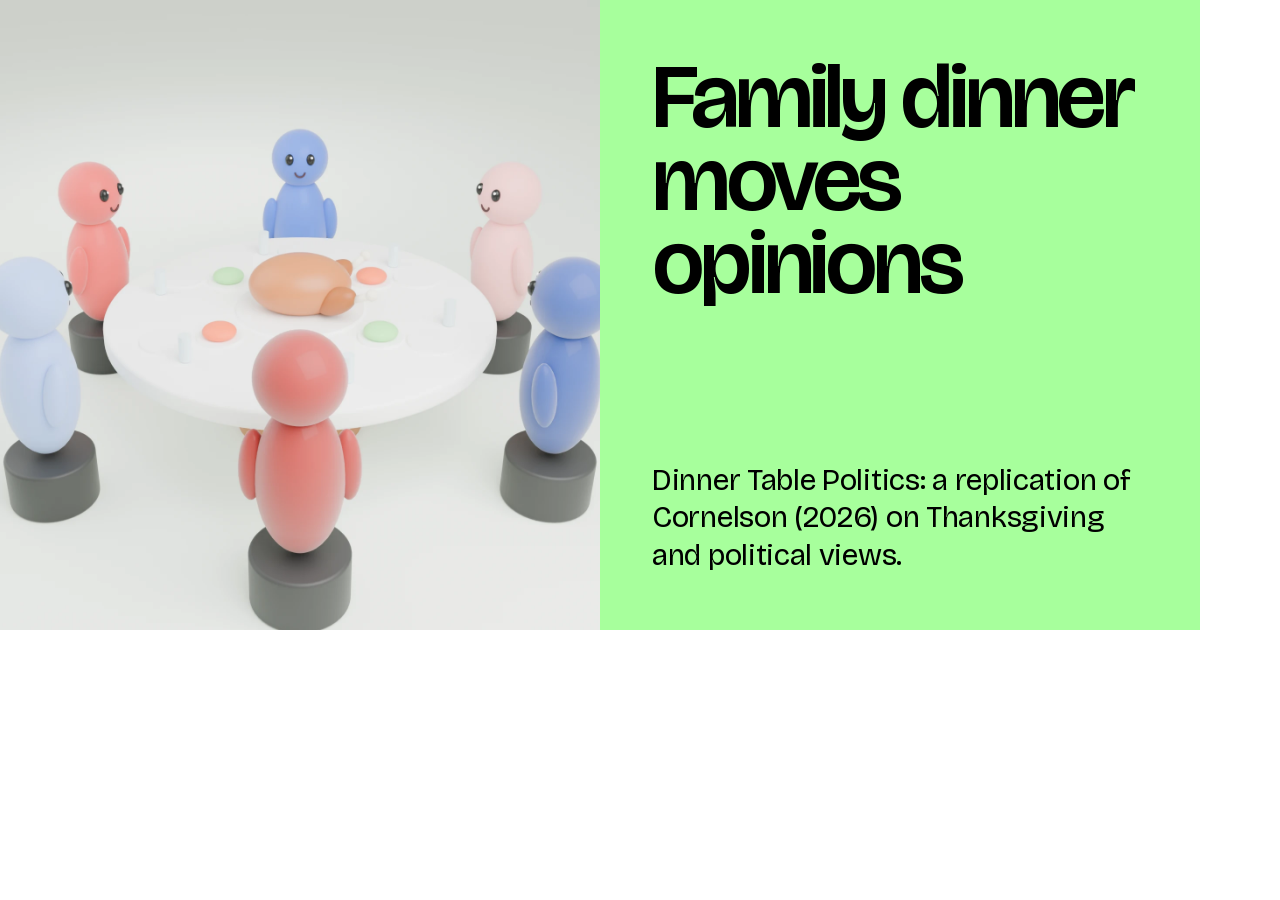
<file: tools/social-preview.html>
<!doctype html><html><head><meta charset="utf-8"><style>
@font-face{font-family:B;src:url(../assets/fonts/bricolage-grotesque-latin.woff2) format("woff2");font-weight:400 600}
html,body{margin:0;width:1200px;height:630px;overflow:hidden;font-family:B,sans-serif}
.w{display:grid;grid-template-columns:600px 600px;height:630px}
.p{background:url(../assets/img/3d-table-2560.webp) 50% 45%/cover}
.t{background:#a7ff9c;padding:56px 52px;display:flex;flex-direction:column;justify-content:space-between}
h1{margin:0;font-size:92px;line-height:.9;letter-spacing:-.045em;font-weight:600}
p{margin:0;font-size:30px;line-height:1.25;letter-spacing:-.01em}
</style></head><body><div class="w"><div class="p"></div><div class="t"><h1>Family dinner moves opinions</h1><p>Dinner Table Politics: a replication of Cornelson (2026) on Thanksgiving and political views.</p></div></div></body></html>
</file>
<file: assets/css/style.css>
/* Dinner Table Politics — style
   Direction: "The printed annual" (editorial report). One face, one axis at 5/12 of the width,
   whole sections flooded with flat colour. Palette avoids party red/blue on purpose: red means
   right in the US but Liberal (left) in Canada. */

@font-face {
  font-family: "Bricolage Grotesque";
  src: url("../fonts/bricolage-grotesque-latin.woff2") format("woff2");
  font-weight: 400 600;
  font-style: normal;
  font-display: swap;
}

:root {
  --bg: #ffffff;
  --surface: #f5f5f5;
  --ink: #000000;
  --muted: #595959;
  --accent: #a7ff9c;
  --accent-ink: #000000;
  --grey: #c5c5c5;
  --mint: #a7ff9c;
  --orange: #ff6831;
  --black: #000000;
  --mint-hover: #8ff582;
  --track: #3a3a3a;
  --rule: #d9d9d9;
  --soft-on-dark: #bdbdbd;
  --chart-mid: #8a8a8a;
  --ok: #166534;
  /* left-right scale 0-6, US convention: blue = left, red = right (in Canada red is the Liberals) */
  --pol-0: #1e3a8a; --pol-1: #2f5fd0; --pol-2: #8aa8ec; --pol-3: #c5c5c5;
  --pol-4: #f2a3a3; --pol-5: #d93636; --pol-6: #991b1b;
  --blue: #1d4ed8; --red: #c81e1e;
  --blue-on-dark: #9db8ff; --red-on-dark: #ff9b9b;
  --error: #b42318;

  --font: "Bricolage Grotesque", ui-sans-serif, system-ui, -apple-system, "Segoe UI", Helvetica, Arial, sans-serif;
  --step-small: clamp(0.8125rem, 0.79rem + 0.1vw, 0.875rem);
  --step-body: clamp(1.0625rem, 1rem + 0.25vw, 1.1875rem);
  --step-lead: clamp(1.25rem, 1.1rem + 0.7vw, 1.625rem);
  --step-head: clamp(2rem, 1.3rem + 3.2vw, 4rem);
  --step-sub: clamp(1.5rem, 1rem + 1.6vw, 2.5rem);
  --step-display: clamp(3.25rem, 1rem + 7.4vw, 8.5rem);

  --m: clamp(20px, 3.4vw, 48px);           /* the page's one pair of outer margins */
  --gap: 8px;
  --axis: calc((100vw - 2 * var(--m)) * 5 / 12);  /* the column line, ~42% */
  --section: clamp(72px, 8vw, 120px);    /* space between sections; a visible colour edge adds --field-pad inside the field */
  /* spacing scale: 4 8 12 16 24 32, then --block, --field-pad, --section */
  --field-pad: clamp(56px, 6vw, 96px);
  --block: clamp(40px, 4.5vw, 64px);       /* inside a section: between its head and its content, and between big groups */
  --ease-out: cubic-bezier(0.16, 1, 0.3, 1);
}

*, *::before, *::after { box-sizing: border-box; }
html { -webkit-text-size-adjust: 100%; scroll-behavior: smooth; }
body {
  margin: 0; background: var(--bg); color: var(--ink); hanging-punctuation: first;
  font-family: var(--font); font-size: var(--step-body); line-height: 1.5;
  font-optical-sizing: auto; text-rendering: optimizeLegibility; overflow-x: hidden;
}
img, svg { display: block; max-width: 100%; height: auto; }
h1, h2, h3, p, figure, ul, dl, dd { margin: 0; }
h1, h2, h3 { font-weight: 600; letter-spacing: -0.04em; line-height: 0.95; }
a { color: inherit; text-underline-offset: 0.15em; text-decoration-thickness: 2px; }
a, button, input, label { -webkit-tap-highlight-color: transparent; }
:focus-visible { outline: 3px solid var(--ink); outline-offset: 3px; }
.field-black :focus-visible, .tile-a :focus-visible { outline-color: var(--mint); }
input, textarea { caret-color: var(--orange); }
::placeholder { color: var(--muted); opacity: 1; }
::selection { background: var(--mint); color: #000; }
.sr-only { position: absolute; width: 1px; height: 1px; overflow: hidden; clip: rect(0 0 0 0); white-space: nowrap; }
.skip { position: absolute; left: var(--m); top: -100px; background: var(--ink); color: var(--bg); padding: 8px 16px; z-index: 50; }
.skip:focus { top: 12px; }

/* ---------- buttons ---------- */
.btn {
  display: inline-flex; align-items: center; justify-content: center; min-height: 52px;
  padding: 0 28px; border: 0; border-radius: 0; background: var(--accent); color: var(--accent-ink);
  font: 600 var(--step-body) / 1 var(--font); letter-spacing: -0.01em; text-decoration: none; cursor: pointer;
  transition: transform 160ms var(--ease-out), background-color 160ms;
}
.btn:active { transform: translateY(1px) scale(0.98); }
.btn-small { min-height: 44px; padding: 0 20px; font-size: var(--step-small); }
.btn-ghost { background: transparent; color: inherit; border: 2px solid currentColor; }
.linklike { background: none; border: 0; padding: 0; font: inherit; color: inherit; text-decoration: underline; cursor: pointer; }

/* ---------- top row ---------- */
.top {
  display: grid; grid-template-columns: auto 1fr; grid-auto-flow: column; align-items: center;   /* wordmark left, menu against the right margin; a button on the subpages adds its own column */
  padding: 28px var(--m); gap: 16px; position: relative; z-index: 5;
}
.wordmark { display: inline-flex; align-items: center; gap: 12px; text-decoration: none; color: var(--ink); justify-self: start; }
.logo-mark { width: 42px; height: 42px; flex: none; transition: transform 700ms var(--ease-out); }
.lm-l { fill: var(--blue); } .lm-r { fill: var(--red); } .lm-plate { fill: #fff; } .lm-dot { fill: var(--orange); }
.logo-text { display: flex; flex-direction: column; font-weight: 600; font-size: 1.125rem; line-height: 0.95; letter-spacing: -0.03em; }
.logo-text span + span { color: var(--muted); font-weight: 500; }
.top-links { display: flex; gap: 28px; justify-content: flex-end; }
.top-links a { text-decoration: none; padding: 12px 0; }
.menu-toggle { display: none; }

/* ---------- hero ---------- */
.hero { padding: 0 var(--m); min-height: calc(100svh - 92px); display: flex; flex-direction: column; }
.masthead { height: 45svh; min-height: 260px; overflow: hidden; background: var(--grey); }
.masthead img { width: 100%; height: 100%; object-fit: cover; object-position: 50% 38%; animation: drift 24s var(--ease-out) both; }
.masthead { position: relative; }
.masthead video { width: 100%; height: 100%; object-fit: cover; object-position: 50% 42%; display: block; }
.vid-toggle {
  position: absolute; right: 12px; bottom: 12px; min-height: 36px; padding: 0 16px; border: 0; border-radius: 0;
  background: var(--bg); color: var(--ink); font: 500 var(--step-small) / 1 var(--font); cursor: pointer;
}
.vid-toggle:active { transform: scale(0.97); }
.try-clip { position: relative; margin-top: 12px; }
.try-clip video { width: 100%; aspect-ratio: 4 / 3; object-fit: cover; display: block; background: var(--track); }
.try-clip .vid-toggle { bottom: auto; top: 12px; }
.try-clip figcaption { margin-top: 12px; font-size: var(--step-small); color: var(--soft-on-dark); max-width: 40ch; }
@keyframes drift { from { transform: scale(1.08); } to { transform: scale(1); } }
.hero-body {
  flex: 1; display: grid; grid-template-columns: var(--axis) 1fr; grid-template-rows: auto auto;
  align-items: end; padding: 40px 0 40px;
}
.hero h1 { grid-column: 2; grid-row: 1; font-size: var(--step-display); line-height: 0.92; }
.hero-side { grid-column: 1; grid-row: 1; padding-right: 32px; display: grid; gap: 24px; justify-items: start; align-self: end; }
.standfirst { font-size: var(--step-lead); line-height: 1.3; max-width: 30ch; }

/* masked line reveal (signature move) */
.mask-title .line { display: block; overflow: hidden; padding-bottom: 0.06em; }
.mask-title .line > span { display: block; }
.js .mask-title .line > span { transform: translateY(105%); }
.js.ready .mask-title .line > span { transform: none; transition: transform 900ms var(--ease-out); }
.js.ready .mask-title .line:nth-child(2) > span { transition-delay: 110ms; }
.js .hero-side { opacity: 0; transform: translateY(16px); }
.js.ready .hero-side { opacity: 1; transform: none; transition: opacity 600ms 500ms, transform 600ms 500ms var(--ease-out); }

/* ---------- section entrances ---------- */
.js .rise { opacity: 0; transform: translateY(24px); }
.js .rise.in { opacity: 1; transform: none; transition: opacity 700ms var(--ease-out), transform 700ms var(--ease-out); transition-delay: var(--d, 0ms); }

/* ---------- summary tiles ---------- */
.summary { padding: var(--section) var(--m) 0; }
.tiles { display: grid; grid-template-columns: repeat(12, 1fr); grid-template-rows: 38svh 38svh auto; gap: var(--gap); }
.tile { position: relative; overflow: hidden; }
.tile-a { grid-column: 1 / 9; grid-row: 1 / 3; background: #000; color: #fff; display: flex; align-items: flex-end; padding: 24px; }
.tile-a h2 { font-size: var(--step-display); line-height: 0.86; max-width: 7ch; }
.tile-b { grid-column: 9 / 13; grid-row: 1; background: var(--grey); display: flex; align-items: flex-end; padding: 20px; }
.big-figure { font-size: var(--step-display); font-weight: 600; letter-spacing: -0.04em; line-height: 0.86; }
.tile-c { grid-column: 9 / 13; grid-row: 2; }
.tile-c img { width: 100%; height: 100%; object-fit: cover; transition: transform 600ms var(--ease-out); }
.tile-text { grid-column: 1 / 13; grid-row: 3; padding: var(--block) 0 0; }
.summary-grid { display: grid; grid-template-columns: repeat(4, 1fr); gap: 32px var(--gap); }
.sum-item h3 { font-size: var(--step-lead); font-weight: 600; line-height: 1.1; letter-spacing: -0.02em; margin: 0 0 12px; }
.sum-item p { font-size: var(--step-body); line-height: 1.5; max-width: 36ch; }
@media (max-width: 1000px) { .summary-grid { grid-template-columns: 1fr 1fr; } }
@media (max-width: 560px) { .summary-grid { grid-template-columns: 1fr; gap: 24px; } }
.summary-text { grid-column: 6 / 13; font-size: var(--step-lead); line-height: 1.38; max-width: 40ch; }
.summary-text strong { font-weight: 600; }

/* ---------- how: many into one ---------- */
.how { padding: var(--section) var(--m) 0; }
.how-head { display: grid; grid-template-columns: var(--axis) minmax(0, 44ch); gap: 0; align-items: end; }
.how-head h2 { font-size: var(--step-head); padding-right: clamp(32px, 4vw, 72px); max-width: 11ch; }
.how-head p { padding-bottom: 0.35em; }
.how-figure { margin-top: var(--block); }
#how-svg { width: 100%; height: auto; }
.how-steps { display: grid; grid-template-columns: repeat(3, 1fr); gap: 32px; margin-top: 24px; }
.how-steps h3 { font-size: var(--step-lead); letter-spacing: -0.02em; margin-bottom: 8px; }
.how-steps p { max-width: 32ch; }

/* ---------- flooded fields ---------- */
.field { margin-top: var(--section); padding: var(--field-pad) var(--m); } /* = var(--field-pad) var(--m), written out */
.field + .field { margin-top: 0; }   /* two coloured fields in a row meet edge to edge, no empty band between them */
.field-mint { background: var(--mint); color: #000; }
.field-grey { background: var(--grey); color: var(--ink); }
.field-black { background: #000; color: #f4f4f4; }

/* ---------- chart section ---------- */
.chart-section > *, .try-grid > *, .sure-top > *, .qa-row > * { min-width: 0; }
.chart-section { display: grid; grid-template-columns: var(--axis) 1fr; gap: 0; align-items: start; }
.chart-head { padding-right: 40px; display: grid; gap: 24px; align-content: start; }
.chart-head h2 { font-size: var(--step-head); }
.chart-head p { max-width: 34ch; }
.toggles { display: grid; gap: 12px; justify-items: start; }
.seg { display: inline-flex; flex-wrap: wrap; background: rgba(0, 0, 0, 0.08); padding: 4px; gap: 4px; }
.seg button {
  min-height: 44px; padding: 0 16px; border: 0; background: transparent; color: inherit; cursor: pointer;
  font: 500 var(--step-small) / 1 var(--font); transition: background-color 160ms, transform 160ms var(--ease-out);
}
.seg button:active { transform: scale(0.97); }
.seg button[aria-pressed="true"] { background: #000; color: #fff; }
.seg-dark { background: rgba(0, 0, 0, 0.1); }
.chart-figure figcaption { margin-top: 16px; font-size: var(--step-body); max-width: 60ch; }
#event-chart { width: 100%; background: var(--bg); padding: 12px 16px; }
#event-chart text { font-family: var(--font); fill: var(--ink); }

/* ---------- showcase: one image across tiles ---------- */
.showcase { padding: var(--section) var(--m) 0; }
.cut-board { display: grid; grid-template-columns: repeat(6, 1fr); gap: var(--gap); }
.cut {
  aspect-ratio: 1; overflow: hidden; position: relative;
  --c: 0; --r: 0;
}
.cut:not(.ctile)::before {
  content: ""; position: absolute; inset: 0;
  background-image: url("../img/3d-topdown-1200.webp");
  background-image: image-set(url("../img/3d-topdown-1200.webp") 1x, url("../img/3d-topdown-2400.webp") 2x);
  background-size: 600% 400%;
  background-position: calc(var(--c) * 20%) calc(var(--r) * 33.333%);
  transition: transform 500ms var(--ease-out);
}
.cut:nth-child(6n+2) { --c: 1; } .cut:nth-child(6n+3) { --c: 2; } .cut:nth-child(6n+4) { --c: 3; }
.cut:nth-child(6n+5) { --c: 4; } .cut:nth-child(6n) { --c: 5; }
.cut:nth-child(n+7) { --r: 1; } .cut:nth-child(n+13) { --r: 2; } .cut:nth-child(n+19) { --r: 3; }
.ctile { display: flex; padding: 16px; }
.ctile-head { background: var(--orange); color: #000; align-items: flex-start; }
.ctile-head h2 { font-size: var(--step-sub); line-height: 0.95; }
.ctile-fact { background: var(--grey); align-items: flex-end; font-size: var(--step-body); line-height: 1.35; font-weight: 500; }
.ctile-fact strong { display: block; font-size: var(--step-lead); line-height: 1.05; font-weight: 600; margin-bottom: 8px; }
.ctile-action { background: var(--mint); color: #000; align-items: flex-end; }
.ctile-action a { font-weight: 600; font-size: var(--step-lead); line-height: 1.1; text-decoration: none; }
.show-photo { display: none; }
.credit-line { margin-top: 16px; font-size: var(--step-small); color: var(--muted); }

/* ---------- try: the live calculator ---------- */
.try-grid { display: grid; grid-template-columns: var(--axis) 1fr; align-items: start; }
.try-head { padding-right: 40px; display: grid; gap: 24px; }
.try-head h2 { font-size: var(--step-head); }
.try-head p { max-width: 34ch; }
.calc { display: grid; gap: 28px; }
.scale-row { display: grid; grid-template-columns: 1fr auto; align-items: baseline; gap: 8px 16px; }
.scale-row input { grid-column: 1 / -1; }
.scale-row label { font-size: var(--step-lead); font-weight: 500; letter-spacing: -0.02em; }
.scale-row output { font-size: var(--step-body); color: var(--mint); text-align: right; }
input[type="range"] { -webkit-appearance: none; appearance: none; width: 100%; height: 44px; background: transparent; cursor: pointer; margin: 0; }
input[type="range"]::-webkit-slider-runnable-track { height: 12px; background: var(--track); }
input[type="range"]::-moz-range-track { height: 12px; background: var(--track); }
input[type="range"]::-webkit-slider-thumb { -webkit-appearance: none; width: 32px; height: 32px; margin-top: -10px; background: var(--thumb, var(--mint)); box-shadow: 0 0 0 3px var(--black); /* taste-skill-ignore: a ring that separates the thumb from the track, not a resting shadow */ border: 0; border-radius: 50%; transition: transform 160ms var(--ease-out); }
input[type="range"]::-moz-range-thumb { width: 32px; height: 32px; background: var(--thumb, var(--mint)); border: 0; border-radius: 50%; }
input[type="range"]:active::-webkit-slider-thumb { transform: scale(1.15); }
.result { background: var(--mint); color: #000; padding: 28px; display: grid; gap: 8px; }
.result-figure { font-size: var(--step-display); font-weight: 600; letter-spacing: -0.04em; line-height: 0.9; font-variant-numeric: tabular-nums; }
.result-text { font-size: var(--step-lead); line-height: 1.3; max-width: 34ch; }
.result-range { font-size: var(--step-body); }

/* ---------- sure: robustness, one table with a range plot per row ---------- */
.sure-top { display: grid; grid-template-columns: var(--axis) 1fr; align-items: end; gap: 0; }
.sure-top h2 { font-size: var(--step-head); padding-right: clamp(32px, 4vw, 72px); max-width: 11ch; }
.verdict { font-size: var(--step-lead); line-height: 1.3; max-width: 34ch; font-weight: 500; }
.sure-controls { display: flex; flex-wrap: wrap; justify-content: space-between; align-items: center; gap: 16px 24px; margin: var(--block) 0 16px; }
.chips { display: flex; flex-wrap: wrap; gap: 8px; }
.chip {
  min-height: 44px; padding: 0 16px; border: 2px solid var(--ink); border-radius: 999px; background: transparent; color: var(--ink);
  font: 500 var(--step-small) / 1 var(--font); cursor: pointer; transition: background-color 160ms, color 160ms, transform 160ms var(--ease-out);
}
.chip[aria-pressed="true"] { background: var(--ink); color: var(--bg); }
.chip:active { transform: scale(0.97); }
.table-wrap { background: var(--bg); padding: 8px 24px 16px; }
#rob-table { width: 100%; border-collapse: collapse; table-layout: fixed; }
#rob-table thead th { font-size: var(--step-small); font-weight: 500; color: var(--muted); text-align: left; padding: 16px 12px 12px 0; border-bottom: 2px solid var(--ink); vertical-align: bottom; }
#rob-table th:nth-child(1) { width: 30%; }
#rob-table th.col-plot { width: 30%; }
#rob-table th.num, #rob-table td.num { text-align: right; font-variant-numeric: tabular-nums; white-space: nowrap; padding-right: 0; padding-left: 12px; }
#rob-table .col-range { width: 20%; }
#rob-table td.col-range { white-space: normal; }
#rob-table .col-n { width: 9%; }
#rob-table thead th.num { width: 10%; }
#rob-table tbody th, #rob-table tbody td { padding: 14px 12px 14px 0; border-bottom: 1px solid var(--rule); vertical-align: middle; text-align: left; font-weight: 400; }
#rob-table tbody tr.is-base { background: var(--surface); }
#rob-table tbody tr.is-base th { padding-left: 12px; }
.check-name { display: block; font-weight: 600; font-size: var(--step-body); }
.check-about { display: block; color: var(--muted); font-size: var(--step-small); margin-top: 2px; }
#rob-table td.num strong { display: block; font-size: var(--step-lead); font-weight: 600; letter-spacing: -0.02em; }
.grade { display: block; font-size: var(--step-small); color: var(--muted); }
.track { position: relative; height: 36px; }
.track .zero { position: absolute; top: -14px; bottom: -14px; width: 2px; margin-left: -1px; background: var(--ink); }
.track .bar { position: absolute; top: 15px; height: 6px; background: var(--chart-mid); }
.dot { display: inline-block; width: 16px; height: 16px; border-radius: 50%; border: 2px solid var(--ink); vertical-align: -3px; }
.dot-yes { background: var(--ink); }
.dot-mid { background: var(--chart-mid); }
.dot-no { background: var(--bg); }
.plot-dot { position: absolute; top: 8px; width: 20px; height: 20px; margin-left: -10px; }
.legend { display: flex; flex-wrap: wrap; gap: 4px 16px; align-items: center; }
.legend .dot { margin-right: 8px; width: 14px; height: 14px; }
#rob-table tfoot td { padding: 8px 12px 0 0; border: 0; }
.axis { position: relative; height: 52px; font-size: var(--step-small); font-variant-numeric: tabular-nums; }
.axis span { position: absolute; top: 0; transform: translateX(-50%); white-space: nowrap; }
.axis .axis-title { top: 26px; left: 50%; color: var(--muted); }
.note { margin-top: 20px; font-size: var(--step-body); max-width: 60ch; }

/* ---------- quiz: large questions, answers beside ---------- */
.quiz { padding: var(--section) var(--m) 0; }
/* on the page axis like every other section: question left of the line, answers from the line on */
.qa-row { display: grid; grid-template-columns: var(--axis) minmax(0, 1fr); padding-bottom: var(--block); }
.qa-row > .q-side { grid-column: 1; padding-right: clamp(32px, 4vw, 72px); }
.level { margin-top: 12px; color: var(--muted); }
.q-side > .q { font-size: var(--step-sub); font-weight: 500; line-height: 1.1; letter-spacing: -0.03em; }
/* quiz head like "Two holidays" and "About": the title left of the axis, the lead on the right, bottoms aligned */
.qa-row.qa-head { align-items: end; padding-bottom: calc(var(--block) * 1.5); }   /* the head stands apart from the questions more than they do from each other */
.qa-row.qa-head > h2 { grid-column: 1; font-size: var(--step-head); padding-right: clamp(32px, 4vw, 72px); }
.qa-row.qa-head > p { grid-column: 2; max-width: 34ch; font-size: var(--step-lead); line-height: 1.3; padding-bottom: 0.2em; }
.q { scroll-margin-top: 24px; }
.qa-row > .a { grid-column: 2; }
/* the answer column runs to the right margin like the chart and the table; only text keeps a reading measure,
   and buttons are as wide as their label, so no full-width bar ends in the middle of the screen */
.a > * { max-width: 64ch; }
.a .btn { justify-self: start; min-width: 160px; }
.a input[type="text"] { max-width: 320px; }
@media (min-width: 1280px) {
  .a fieldset { grid-template-columns: 1fr 1fr; gap: 4px 32px; max-width: none; }   /* four options as two pairs: the row uses the width */
}
.a { display: grid; gap: 16px; align-content: start; }
.a fieldset { border: 0; padding: 0; margin: 0; display: grid; gap: 4px; }
.a fieldset label { display: grid; grid-template-columns: 24px 1fr; gap: 8px; align-items: start; padding: 8px 0; cursor: pointer; }
.a input[type="radio"] { width: 20px; height: 20px; margin: 3px 0 0; accent-color: var(--black); }
.a input[type="text"], .a textarea {
  font: inherit; width: 100%; padding: 12px 16px; border: 2px solid var(--ink); border-radius: 0; background: var(--bg); color: var(--ink);
}
.a [aria-invalid="true"] { border-color: var(--error); }
.hint { font-size: var(--step-small); color: var(--muted); }
.feedback { font-weight: 500; min-height: 1.5em; }
.a .feedback:empty { min-height: 0; margin-top: -16px; }   /* no answer yet: the empty live region takes no room, so the last question ends at its button */
.feedback.ok { color: var(--ok); }
.feedback.no { color: var(--error); }
.model { background: var(--surface); padding: 16px 20px; }
/* the question-mark figure sits under the first question, in the room its left side leaves empty */
.quiz-pic { margin-top: 32px; max-width: 280px; }   /* small enough that the first question ends with its answers */
.q-hint { margin: 16px 0 4px; }
.q-hint summary { cursor: pointer; display: inline-flex; align-items: center; gap: 8px; padding: 6px 0; font-weight: 600; list-style: none; }
.q-hint summary:hover { color: var(--ink); opacity: 0.8; }
.q-hint summary::-webkit-details-marker { display: none; }
.q-hint summary::before { content: "+"; display: inline-grid; place-items: center; width: 20px; height: 20px; background: var(--mint); color: #000; font-weight: 600; line-height: 1; text-decoration: none; }
.q-hint[open] summary::before { content: "−"; }
.q-hint p { margin-top: 8px; padding: 12px 16px; background: var(--surface); max-width: 60ch; line-height: 1.5; }
.quiz-pic img { width: 100%; }
.quiz-pic figcaption { margin-top: 12px; font-size: var(--step-small); color: var(--muted); }

/* ---------- about ---------- */
.about { padding: var(--section) var(--m) 0; display: grid; grid-template-columns: var(--axis) minmax(0, 1fr); align-items: end; }
.about > :not(h2):not(.lead) { grid-column: 1 / -1; }
/* head like "Two holidays": the title left of the axis, the lead on the right, so the wide screen has no empty half */
.about h2 { font-size: var(--step-head); padding-right: clamp(32px, 4vw, 72px); max-width: 11ch; }
.about .lead { font-size: var(--step-lead); line-height: 1.35; max-width: 44ch; padding-bottom: 0.2em; }
/* the closing block ends flush: the right column sets the height, the sources keep their own, and the photo fills the rest (cropped) */
.about-tiles { display: grid; grid-template-columns: repeat(12, 1fr); grid-template-rows: 1fr auto; gap: 16px; margin-top: var(--block); }
.about-photo { grid-column: 1 / 9; grid-row: 1; position: relative; min-height: 320px; }
.about-photo img { position: absolute; inset: 0; width: 100%; height: 100%; object-fit: cover; }
.overlay { position: absolute; top: 0; right: 0; width: 340px; padding: 20px; background: var(--bg); font-size: var(--step-body); }
/* right column: the added checks, the research design and how to cite, next to the photo and the sources under it */
.about-colour { grid-column: 9 / 13; grid-row: 1 / span 2; display: grid; gap: 24px; align-content: start; }
.cal-tile { background: var(--orange); color: #000; padding: 12px 12px 20px; }
.cal-tile svg { width: 100%; aspect-ratio: 3 / 2; }
.cal-tile p { padding: 0 8px; font-weight: 500; }
.added-tile { padding: 20px; display: grid; gap: 12px; }
.added-tile p { padding: 0; }
.added-big { font-size: var(--step-body); font-weight: 500; line-height: 1.25; }
.added-big span { display: block; font-size: var(--step-head); font-weight: 600; line-height: 0.9; letter-spacing: -0.04em; margin-bottom: 4px; }
.added-list { list-style: none; padding: 0; margin: 0; display: grid; gap: 8px; font-size: var(--step-body); line-height: 1.4; font-weight: 500; }
.facts { display: grid; grid-template-columns: 1fr 1fr; gap: 16px 20px; }
.facts dt { font-size: var(--step-small); color: var(--muted); }
.facts dd { font-weight: 500; }

/* ---------- footer ---------- */
.foot { display: grid; gap: var(--block); }   /* as tall as its content: no forced screen height pushing the last line down */
.foot-name { font-size: var(--step-display); font-weight: 600; letter-spacing: -0.05em; line-height: 0.9; }
.foot-row { display: grid; grid-template-columns: var(--axis) minmax(0, 1fr); gap: 24px 0; align-items: start; }   /* on the page axis */
.places { grid-column: 1; list-style: none; padding: 0; display: grid; gap: 8px; }
.places a { color: var(--mint); font-size: var(--step-sub); font-weight: 500; letter-spacing: -0.02em; text-decoration: none; }
.foot-links { grid-column: 2; display: grid; grid-template-columns: 1fr 1fr; gap: 24px; font-size: var(--step-body); }
.foot-links ul { list-style: none; padding: 0; display: grid; gap: 2px; align-content: start; }
.foot-links a { text-decoration: none; display: inline-block; padding: 6px 0; }
.credits { grid-column: 1 / -1; color: var(--soft-on-dark); font-size: var(--step-small); max-width: 60ch; }
.foot-legal { display: flex; justify-content: space-between; align-items: center; gap: 24px; font-size: var(--step-small); color: var(--soft-on-dark); }
.foot-legal a { display: inline-block; padding: 12px 0; white-space: nowrap; }

/* ---------- consent banner (only shown if analytics is configured) ---------- */
.consent {
  position: fixed; left: var(--m); right: var(--m); bottom: calc(16px + env(safe-area-inset-bottom)); z-index: 40; max-width: 640px;
  background: var(--ink); color: var(--bg); padding: 20px; display: grid; gap: 12px;
  box-shadow: 0 8px 30px rgba(0, 0, 0, 0.25); /* taste-skill-ignore: the consent dialog really floats */
}
.consent[hidden] { display: none; }
.consent-actions { display: flex; gap: 12px; flex-wrap: wrap; }

/* ---------- simple pages (privacy, terms, 404) ---------- */
.page { padding: 40px var(--m) var(--section); display: grid; grid-template-columns: var(--axis) minmax(0, 68ch); }
.page h1 { grid-column: 1 / -1; font-size: var(--step-head); margin-bottom: 48px; max-width: 16ch; }
.page .page-side { grid-column: 1; padding-right: 32px; color: var(--muted); }
.page .page-body { grid-column: 2; }
.page-body h2 { font-size: var(--step-lead); letter-spacing: -0.02em; line-height: 1.15; margin: 40px 0 12px; }
.page-body h2:first-child { margin-top: 0; }
.page-body p, .page-body ul { margin-bottom: 16px; }
.page-body li { margin-bottom: 4px; }
.notfound { min-height: 70svh; display: grid; align-content: end; gap: 24px; padding: 40px var(--m) var(--section); }
.notfound h1 { font-size: var(--step-display); max-width: 10ch; }
.notfound p { font-size: var(--step-lead); max-width: 32ch; }

/* ---------- the tile board needs room for its text: stacked layout below 1280px (checked with fit-check) ---------- */
@media (max-width: 1280px) {
  .cut-board { grid-template-columns: 1fr 1fr; }
  .cut:not(.ctile) { display: none; }
  .ctile { aspect-ratio: auto; min-height: 132px; }
  .ctile-head { grid-column: span 2; order: -1; min-height: 0; }
  .show-photo { display: block; margin-top: var(--gap); }
  .show-photo img { width: 100%; }
}

/* ---------- tablet ---------- */
@media (max-width: 1000px) {
  .chart-section, .try-grid, .sure-top { grid-template-columns: 1fr; gap: 24px 40px; }
  #rob-table .col-n, #rob-table .col-range { display: none; }   /* the range is drawn in the plot; too narrow to also print it */
  #rob-table th:nth-child(1) { width: 42%; }
  .top-links { gap: 20px; justify-content: flex-end; }
  .top-links a, .top-action { white-space: nowrap; }
  .tiles { grid-template-columns: 1fr 1fr; grid-template-rows: 30svh auto auto; }
  .tile-a { grid-column: 1 / 3; grid-row: 1; }
  .tile-b { grid-column: 1; grid-row: 2; aspect-ratio: 1; }
  .tile-c { grid-column: 2; grid-row: 2; aspect-ratio: 1; }
  .tile-text { grid-column: 1 / 3; grid-row: 3; }
  .chart-head, .try-head { padding-right: 0; }
  .hero-body { grid-template-columns: 1fr; gap: 28px; }
  .hero h1 { grid-column: 1; grid-row: 1; }
  .hero-side { grid-column: 1; grid-row: 2; padding-right: 0; }
  .cut-board { grid-template-columns: 1fr 1fr; }
  .cut:not(.ctile) { display: none; }
  .ctile { aspect-ratio: auto; min-height: 132px; }
  .ctile-head { grid-column: span 2; order: -1; min-height: 0; }
  .show-photo { display: block; margin-top: var(--gap); }
  .show-photo img { width: 100%; }
  .about-tiles { grid-template-rows: auto; }
  .about-photo { grid-column: 1 / 13; min-height: 0; }
  .about-photo img { position: static; height: auto; aspect-ratio: 16 / 10; }
  .about-colour { grid-column: 1 / 13; grid-template-columns: 1fr 1fr; align-items: start; }
}

/* ---------- phone ---------- */
@media (max-width: 700px) {
  :root { --axis: 0px; --gap: 6px; --step-display: 12.5vw; }
  .top { grid-template-columns: 1fr auto; padding: 20px var(--m); }
  .top-links { display: none; position: absolute; top: 100%; left: 0; right: 0; flex-direction: column; gap: 0; background: var(--bg); padding: 8px var(--m) 16px; }
  .top-links.open { display: flex; }
  .top-links.always { display: flex; position: static; flex-direction: row; gap: 16px; padding: 0; background: none; }
  .top-links.always a { font-size: var(--step-body); }
  .top-links a { padding: 12px 0; font-size: var(--step-lead); }
  .menu-toggle { display: inline-flex; min-height: 44px; align-items: center; background: none; border: 0; font: 500 var(--step-body) var(--font); color: inherit; cursor: pointer; padding: 0 4px; }
  .top-action { display: none; }
  .masthead { height: 40svh; }
  .hero-body { grid-template-columns: 1fr; padding: 28px 0 28px; gap: 20px; }
  .hero { min-height: 0; }
  .hero h1 { grid-column: 1; grid-row: 1; }
  .hero-side { grid-column: 1; grid-row: 2; padding: 0; }
  .standfirst { font-size: var(--step-body); }
  .tiles { grid-template-columns: 1fr 1fr; grid-template-rows: 30svh auto auto; }
  .tile-a { grid-column: 1 / 3; grid-row: 1; }
  .tile-b { grid-column: 1; grid-row: 2; aspect-ratio: 1; }
  .tile-c { grid-column: 2; grid-row: 2; aspect-ratio: 1; }
  .tile-text { grid-column: 1 / 3; grid-row: 3; display: block; }
  .summary-text { font-size: var(--step-lead); }
  .how-head { grid-template-columns: 1fr; gap: 20px; }
  .about { grid-template-columns: 1fr; }
  .about .lead { margin-top: 20px; }
  .how-steps { grid-template-columns: 1fr; gap: 20px; }
  .qa-row { grid-template-columns: 1fr; gap: 12px; }
  .qa-row > *, .qa-row > .q-side, .qa-row > .a, .qa-row.qa-head > h2, .qa-row.qa-head > p, .score-line { grid-column: 1; padding-right: 0; }
  .quiz-pic { display: none; }   /* on a phone it would sit between the question and its answers */
  .overlay { position: static; width: auto; padding: 16px 0 0; }
  .about-photo img { aspect-ratio: 4 / 3; }
  .about-colour { grid-template-columns: 1fr; }
  .foot-row { grid-template-columns: 1fr; }
  .places, .foot-links { grid-column: 1; }
  .foot-legal { flex-direction: column; align-items: flex-start; gap: 12px; }
  .foot { min-height: 0; }
  /* phone: each check becomes a small card row: name and value on top, its range plot underneath */
  .table-wrap { padding: 4px 16px 12px; }
  #rob-table, #rob-table thead, #rob-table tbody, #rob-table tfoot, #rob-table thead tr, #rob-table tfoot tr { display: block; width: 100%; }
  #rob-table thead th { display: none; }
  #rob-table thead th.col-plot { display: block; width: auto; border-bottom: 2px solid var(--ink); padding: 14px 0 12px; }
  #rob-table tbody tr { display: grid; grid-template-columns: 1fr auto; align-items: center; gap: 4px 12px; padding: 14px 0; border-bottom: 1px solid var(--rule); }
  #rob-table tbody tr.is-base { padding-left: 10px; padding-right: 10px; margin: 0 -10px; }
  #rob-table tbody th, #rob-table tbody td, #rob-table tbody th:nth-child(1) { display: block; border: 0; padding: 0; width: auto; }
  #rob-table tbody tr.is-base th { padding-left: 0; }
  #rob-table td.col-plot { grid-column: 1 / -1; grid-row: 2; padding-top: 6px; }
  #rob-table tbody td.num:not(.col-range):not(.col-n) { grid-column: 2; grid-row: 1; }
  #rob-table .col-range, #rob-table .col-n, #rob-table .check-about { display: none; }
  #rob-table tfoot td { display: none; }
  #rob-table tfoot td.col-plot { display: block; padding: 8px 0 0; }
  .track .zero { top: -6px; bottom: -6px; }
  .axis .axis-title { white-space: normal; text-align: center; width: 100%; }
  .page { grid-template-columns: 1fr; }
  .page .page-side, .page .page-body { grid-column: 1; }
  .page .page-side { margin-bottom: 24px; }
}

@media (prefers-reduced-motion: reduce) {
  html { scroll-behavior: auto; }
  *, *::before, *::after { animation: none !important; transition: none !important; }
  .js .rise, .js .hero-side, .js .mask-title .line > span { opacity: 1 !important; transform: none !important; }
}

/* small footer on the subpages */
.foot-small { min-height: 0; margin-top: 0; padding: 48px var(--m); display: block; }

/* even line breaks: no single word left alone on a heading's or paragraph's last line */
h1, h2, h3 { text-wrap: balance; }
p, li, dd { text-wrap: pretty; }


/* hover only where a real pointer can hover, so taps on phones leave no sticky state */
@media (hover: hover) {
  .wordmark:hover .logo-mark { transform: rotate(180deg); }
  a:hover { text-decoration-color: var(--orange); }
  .btn:hover { background: var(--mint-hover); }
  .btn-ghost:hover { background: rgba(255, 255, 255, 0.12); }
  .top-links a:hover { text-decoration: underline; text-decoration-color: var(--orange); }
  .tile-c:hover img { transform: scale(1.05); }
  .seg button:hover { background: rgba(0, 0, 0, 0.1); }
  .cut:not(.ctile):hover::before { transform: scale(1.08); }
  .ctile-action:hover { background: var(--mint-hover); }
  .places a:hover { text-decoration: underline; }
  .foot-links a:hover { text-decoration: underline; }
}

/* chart marks settle in when a chart is drawn or switched (feedback for the toggles) */
.mark { transform-box: fill-box; transform-origin: center; animation: mark-in 420ms var(--ease-out) both; animation-delay: var(--md, 0ms); }
@keyframes mark-in { from { transform: scale(0.2); opacity: 0; } }

/* left-right colours in the calculator */
.result-figure.to-right { color: var(--red); }
.result-figure.to-left { color: var(--blue); }
.strip { margin: 0; }
.strip-cells { display: grid; grid-template-columns: repeat(7, 1fr); gap: 4px; align-items: end; height: 150px; padding-top: 32px; }
.cell { position: relative; display: flex; flex-direction: column; justify-content: flex-end; height: 100%; }
.cell .bar { display: block; height: var(--h, 10%); min-height: 6px; background: var(--c); transition: height 500ms var(--ease-out); }
.cell b { display: block; padding-top: 8px; font-weight: 500; font-size: var(--step-small); color: var(--soft-on-dark); text-align: center; }
.cell[data-v="0"] { --c: var(--pol-0); } .cell[data-v="1"] { --c: var(--pol-1); } .cell[data-v="2"] { --c: var(--pol-2); }
.cell[data-v="3"] { --c: var(--pol-3); } .cell[data-v="4"] { --c: var(--pol-4); } .cell[data-v="5"] { --c: var(--pol-5); }
.cell[data-v="6"] { --c: var(--pol-6); }
.cell[data-pin]::before {
  content: attr(data-pin); position: absolute; left: 50%; bottom: calc(var(--h, 10%) + 34px); transform: translateX(-50%);
  white-space: nowrap; font-size: var(--step-small); font-weight: 600; color: #000; background: #fff; padding: 2px 8px;
}
.strip figcaption { margin-top: 12px; font-size: var(--step-body); color: var(--soft-on-dark); max-width: 56ch; }

/* ================= motion layer ================= */
/* section headings rise from behind their baseline */
.js h2.masked .mask-out { display: block; overflow: hidden; padding-bottom: 0.08em; margin-bottom: -0.08em; }
.js h2.masked .mask-in { display: block; transform: translateY(105%); transition: transform 1000ms var(--ease-out); }
.js h2.masked.in .mask-in { transform: none; }

/* footer name, letter by letter */
.js .foot-name .word { display: inline-block; white-space: nowrap; }
.js .foot-name .ltr { display: inline-block; transform: translateY(0.6em); opacity: 0; transition: transform 800ms var(--ease-out), opacity 500ms ease; transition-delay: var(--d, 0ms); }
.js .foot-name.in .ltr { transform: none; opacity: 1; }

/* reading progress */
.progress { position: fixed; left: 0; top: 0; height: 4px; width: 100%; background: var(--orange); transform-origin: 0 50%; transform: scaleX(0); z-index: 60; pointer-events: none; }

/* hero film drifts slower than the page */
.masthead video { will-change: transform; }

/* the picture board arrives as a wave */
.js .cut.rise { transform: translateY(18px) scale(0.94); }
.js .cut.rise.in { transform: none; }

/* calendar days fill in, the two holidays pulse */
#cal .day { opacity: 0; transition: opacity 300ms ease; }
#cal.in .day { opacity: 1; }
#cal.in .holiday { transform-box: fill-box; transform-origin: center; animation: pulse 1.8s ease-in-out 1.4s infinite; }
@keyframes pulse { 0%, 100% { transform: scale(1); } 50% { transform: scale(1.35); } }

/* calculator: bars grow, the result bumps when it changes, a one-time hint */
.strip .cell .bar { transition: height 900ms var(--ease-out); }
.result-figure.bump { animation: bump 450ms var(--ease-out); }
@keyframes bump { 30% { transform: scale(1.06); } 100% { transform: none; } }
.cell[data-pin]::before { transition: bottom 500ms var(--ease-out); }
.scale-row { position: relative; }
.drag-hint {
  position: absolute; left: 0; top: calc(100% + 6px); padding: 6px 12px; background: var(--mint); color: #000;
  font-size: var(--step-small); font-weight: 600; opacity: 0; transform: translateY(6px); transition: opacity 300ms ease, transform 300ms var(--ease-out); pointer-events: none;
}
.drag-hint.show { opacity: 1; transform: none; animation: nudge 1.2s ease-in-out 0.3s 3; }
@keyframes nudge { 50% { transform: translateX(10px); } }

/* robustness rows slide in; ranges travel out from zero */
#rob-table tbody tr.row-in { opacity: 0; transform: translateY(14px); transition: opacity 500ms ease, transform 600ms var(--ease-out); transition-delay: var(--d, 0ms); }
#rob-table tbody tr.row-in.shown { opacity: 1; transform: none; }
.track .bar, .track .plot-dot { transition: left 800ms var(--ease-out), width 800ms var(--ease-out); }
.chip { transition: background-color 200ms, color 200ms, transform 160ms var(--ease-out); }

/* quiz feedback */
.feedback.no { animation: shake 380ms ease; }
.feedback.ok { animation: pop 380ms var(--ease-out); }
@keyframes shake { 20% { transform: translateX(-6px); } 40% { transform: translateX(6px); } 60% { transform: translateX(-4px); } 80% { transform: translateX(3px); } }
@keyframes pop { 40% { transform: scale(1.06); } }
.model:not([hidden]) { animation: drop 450ms var(--ease-out); }
@keyframes drop { from { opacity: 0; transform: translateY(-8px); } }

/* buttons answer the pointer */
@media (hover: hover) {
  .btn:hover { transform: translateY(-2px); }
  .chip:hover { transform: translateY(-1px); }
}

/* ================= professional layer ================= */
/* numbers line up wherever they are compared */
.big-figure, .result-figure, .facts dd, #rob-table td, .axis, .score-line { font-variant-numeric: tabular-nums; }

/* hero: the 3D camera move is drawn into a canvas over its first frame */
.masthead { position: relative; }
.hero-poster, .hero-canvas { position: absolute; inset: 0; width: 100%; height: 100%; object-fit: cover; object-position: 50% 45%; display: block; }
.hero-canvas { opacity: 0; transition: opacity 400ms ease; }
.hero-canvas.ready { opacity: 1; }

/* chapter navigation, right edge, wide screens only */
.chapters { position: fixed; right: 16px; top: 50%; transform: translateY(-50%); z-index: 30; display: none; flex-direction: column; gap: 8px; }
.chapters a { display: flex; align-items: center; justify-content: flex-end; gap: 8px; min-height: 28px; text-decoration: none; color: var(--ink); font-size: var(--step-small); font-weight: 500; }
.chapters a::after { content: ""; width: 10px; height: 10px; border-radius: 50%; background: var(--chart-mid); transition: transform 300ms var(--ease-out), background-color 300ms; }
.chapters a span { max-width: 0; overflow: hidden; white-space: nowrap; background: var(--bg); padding: 2px 0; transition: max-width 300ms var(--ease-out), padding 300ms; }
.chapters:hover a span, .chapters a:focus-visible span { max-width: 220px; padding: 2px 8px; }
.chapters a.on::after { background: var(--orange); transform: scale(1.5); }
@media (min-width: 1280px) { .chapters.show { display: flex; animation: drop 400ms var(--ease-out); } }

/* calculator: the 3D seat stage */
.seat-stage { margin: 12px 0 0; }
.stage-box { position: relative; aspect-ratio: 1200 / 750; background: #eef7ea; overflow: hidden; }
.stage-box img { position: absolute; inset: 0; width: 100%; height: 100%; object-fit: cover; }
.st-you { transition: transform 700ms var(--ease-out); }
.seat-stage figcaption { margin-top: 12px; font-size: var(--step-small); color: var(--soft-on-dark); max-width: 44ch; }

/* method details */
.method { margin-top: var(--block); max-width: 1000px; }
.method summary { cursor: pointer; font-weight: 600; font-size: var(--step-lead); letter-spacing: -0.02em; list-style: none; display: inline-flex; align-items: center; gap: 12px; min-height: 44px; }
.method summary::-webkit-details-marker { display: none; }
.method summary::before { content: "+"; display: inline-grid; place-items: center; width: 32px; height: 32px; background: var(--mint); color: #000; font-weight: 600; transition: transform 300ms var(--ease-out); }
.method[open] summary::before { transform: rotate(45deg); }
.method-body { padding: 16px 0 0 44px; animation: drop 450ms var(--ease-out); }
.eq { font-size: var(--step-body); line-height: 1.6; padding: 16px 20px; background: var(--surface); overflow-x: auto; }
.method-list { display: grid; grid-template-columns: 1fr 1fr; gap: 20px 40px; margin-top: 24px; }
.method-list dt { font-weight: 600; }
.method-list dd { margin: 4px 0 0; max-width: 46ch; }

/* footnotes and citations */
.fn { font-size: 0.7em; vertical-align: super; line-height: 0; margin-left: 2px; color: inherit; font-weight: 600; padding: 0 2px; text-decoration: underline; text-decoration-color: var(--orange); text-decoration-thickness: 2px; }
.notes { grid-column: 1 / 9; grid-row: 2; margin-top: calc(var(--block) - 16px); max-width: 72ch; }   /* the sources sit under the photo */
.cite { display: grid; gap: 12px; align-content: start; justify-items: start; border-top: 1px solid var(--rule); padding-top: 24px; }
.notes h3, .cite h3 { font-size: var(--step-lead); letter-spacing: -0.02em; margin: 0 0 12px; }
.cite h3:not(:first-child) { margin-top: 16px; }
.notes ol { margin: 0; padding-left: 1.4em; display: grid; gap: 8px; }
.notes li:target, .notes li:focus-within { background: var(--surface); }
.cite-text { background: var(--surface); padding: 12px 16px; font-size: var(--step-small); line-height: 1.5; }
.copy.copied { background: var(--mint); color: #000; border-color: var(--mint); }

/* quiz score */
.quiz-score { padding-top: 0; }
.quiz-score[hidden] { display: none; }   /* .qa-row's display: grid would otherwise override [hidden] and leave an empty 80px row */
.qa-row:has(+ .quiz-score[hidden]) { padding-bottom: 0; }   /* the last question: the section gap alone separates it from About */
.score-line { grid-column: 1; padding-right: clamp(32px, 4vw, 72px); font-size: var(--step-sub); font-weight: 600; letter-spacing: -0.03em; line-height: 1.1; }
.score-tips { grid-column: 2; }
.quiz-score:not([hidden]) { animation: drop 500ms var(--ease-out); }

/* easter egg */
.leopard { position: fixed; right: 24px; bottom: 0; z-index: 70; width: 220px; transform: translateY(105%); transition: transform 800ms cubic-bezier(0.34, 1.56, 0.64, 1); pointer-events: none; }
.leopard.in { transform: translateY(18%); }
.leopard img { width: 100%; height: auto; display: block; }
.leopard p { position: absolute; right: 150px; top: -20px; width: auto; white-space: nowrap; background: #fff; color: #000; padding: 8px 16px; font-size: 1.25rem; font-weight: 500; box-shadow: 0 6px 24px rgba(0,0,0,0.18); /* taste-skill-ignore: a speech bubble really floats */ }

/* smooth page transitions between the pages of the site */
@view-transition { navigation: auto; }
::view-transition-old(root), ::view-transition-new(root) { animation-duration: 280ms; }

@media (max-width: 1000px) {
  .method-list { grid-template-columns: 1fr; }
  .notes, .cite { grid-column: 1 / -1; grid-row: auto; }
  .about-colour { grid-row: auto; }
}
@media (max-width: 700px) {
  .method-body { padding-left: 0; }
  .score-line, .score-tips { grid-column: 1; padding-right: 0; }
  .leopard { width: 160px; right: 8px; }
  .leopard p { right: 128px; top: -28px; }
}
@media (prefers-reduced-motion: reduce) {
  @view-transition { navigation: none; }
}

/* dark mode, following the system setting */
@media (prefers-color-scheme: dark) {
  :root {
    --bg: #101211; --surface: #1b1e1c; --ink: #f1f3f1; --muted: #a7aca8; --grey: #262a27; --rule: #343834;
    --track: #4a4a4a; --chart-mid: #8d918e; --ok: #4ade80; --error: #f87171; --soft-on-dark: #c4c4c4;
  }
  .stage-box { background: #e6f1e2; }
  .btn-ghost:hover { background: rgba(255, 255, 255, 0.1); }
  /* black is almost the page colour here: a black tile or field would read as an empty hole */
  .tile-a { background: var(--mint); color: #000; }
  .tile-a :focus-visible { outline-color: #000; }
  /* black is almost the page colour here: a black field only shows as a faint band. It becomes plain page,
     spaced like every other plain section, so the gaps before and after it match the rest of the page */
  .field-black { background: transparent; margin-top: 0; padding-top: var(--section); padding-bottom: 0; }
  .field-black + .field { margin-top: var(--section); }
  .foot.field-black { padding-bottom: var(--field-pad); }
}

/* closed details really take their content out of the layout */
.method:not([open]) .method-body { display: none; }

@media (prefers-color-scheme: dark) { .ctile-fact strong { color: var(--mint); } }
</file>
